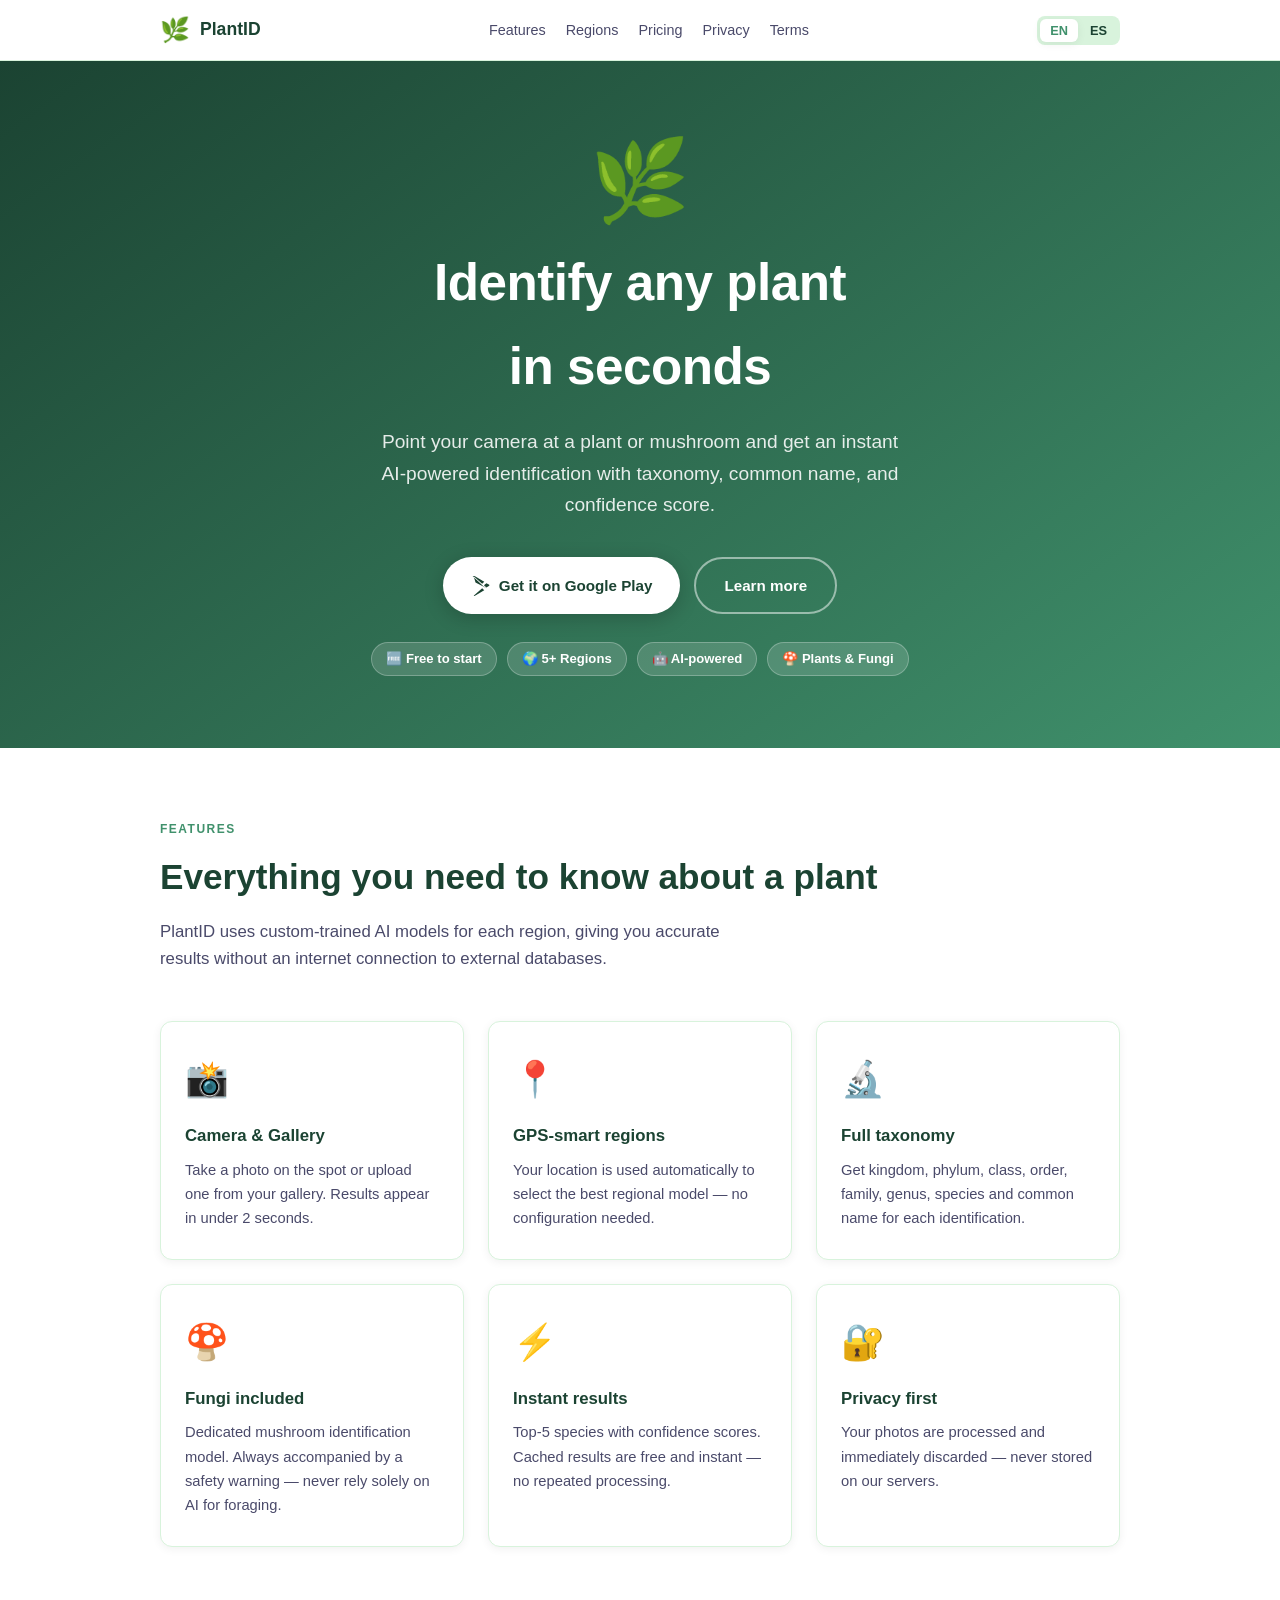
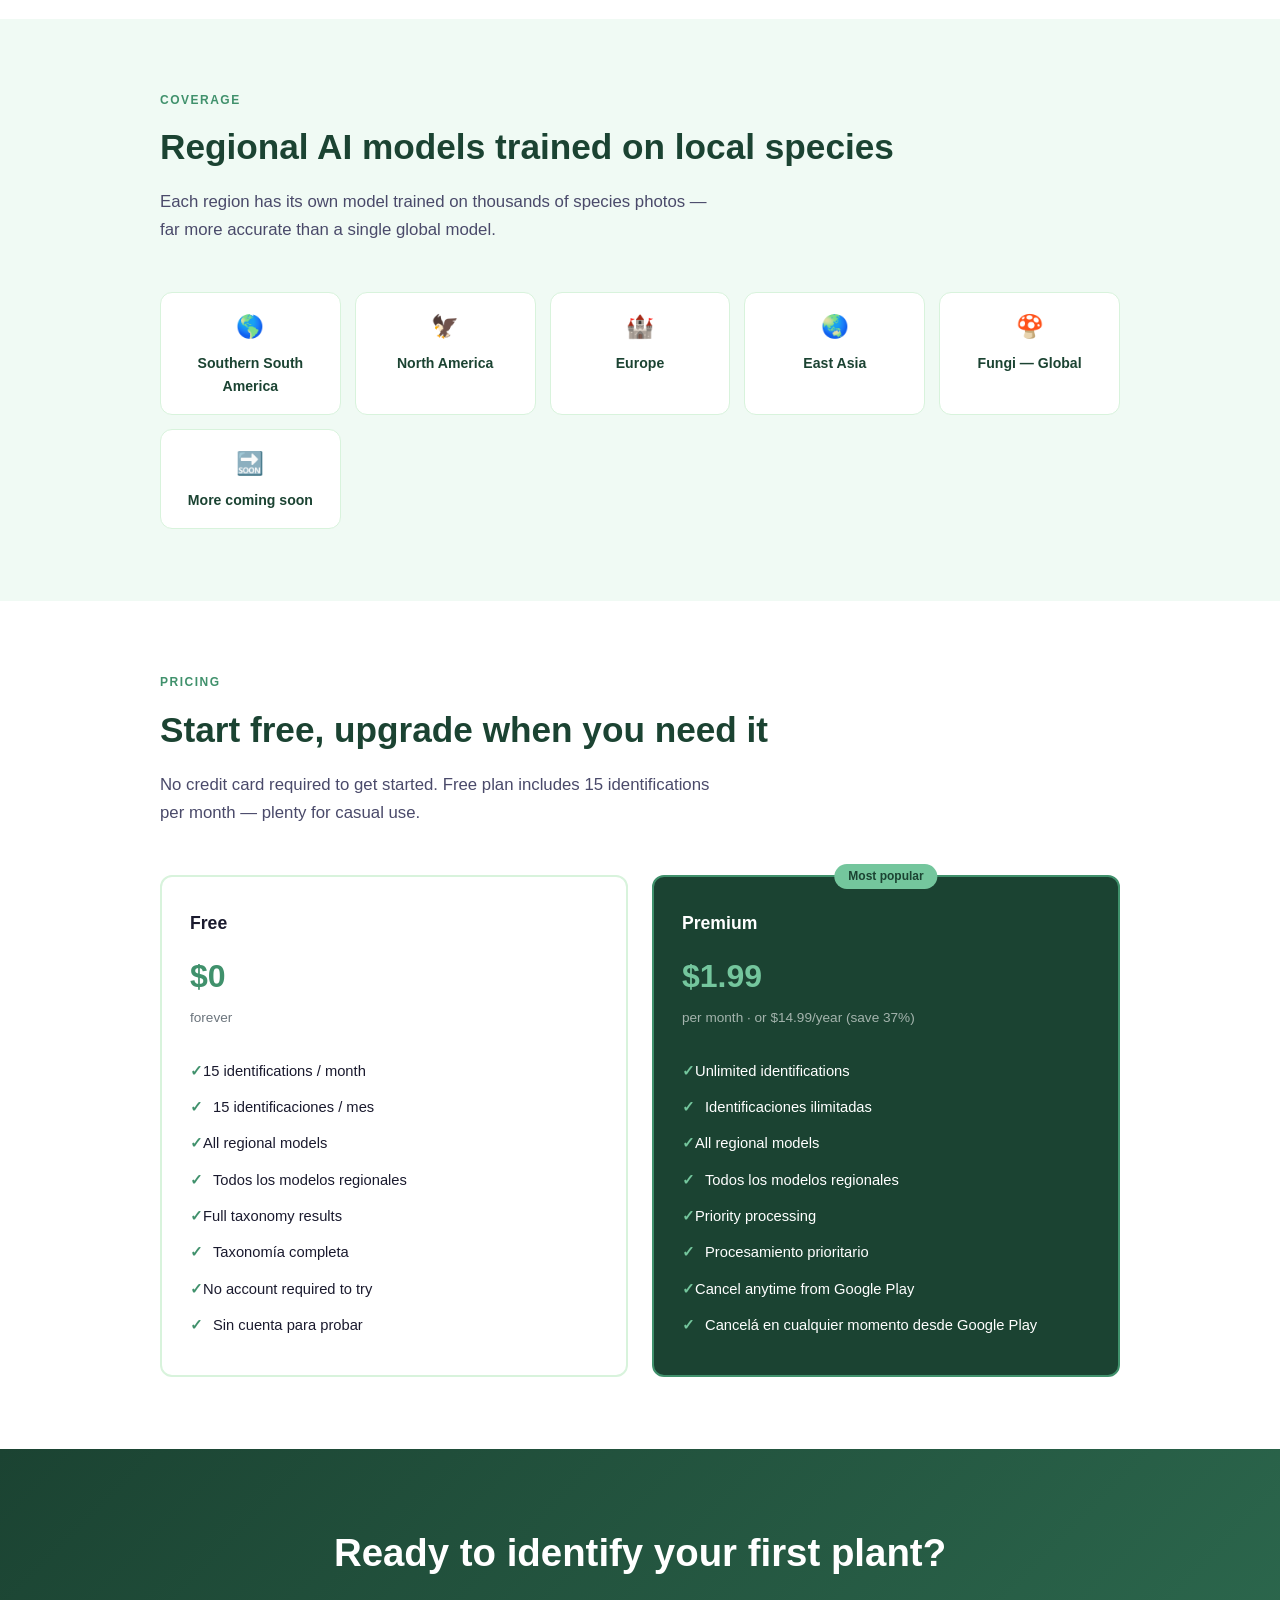
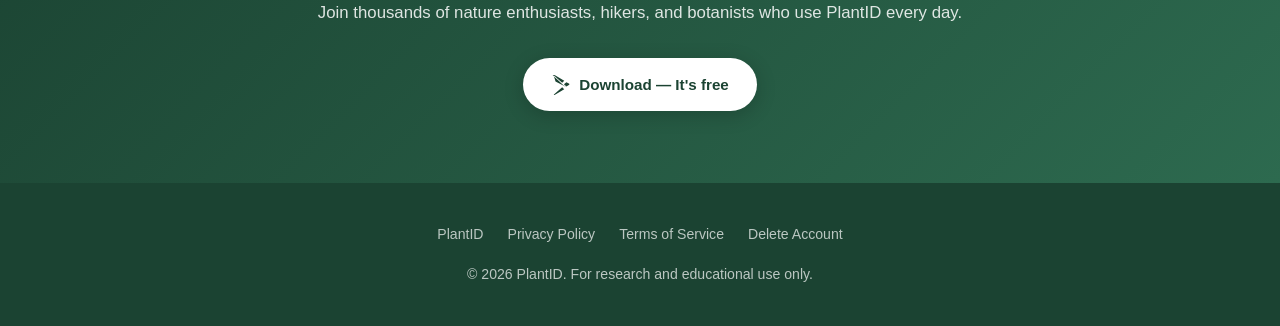
<file: index.html>
<!DOCTYPE html>
<html lang="en">
<head>
  <meta charset="UTF-8" />
  <meta name="viewport" content="width=device-width, initial-scale=1.0" />
  <title>PlantID — Identify Plants & Mushrooms</title>
  <meta name="description" content="Identify plants and mushrooms instantly with AI. Free app for Android. Covers South America, North America, Europe and more." />
  <link rel="stylesheet" href="style.css" />
  <link rel="icon" href="data:image/svg+xml,<svg xmlns='http://www.w3.org/2000/svg' viewBox='0 0 100 100'><text y='.9em' font-size='90'>🌿</text></svg>" />
</head>
<body class="lang-en">

<!-- ── Nav ────────────────────────────────────────────────────────────────── -->
<nav class="nav">
  <div class="nav-inner">
    <a href="index.html" class="nav-logo">
      <span>🌿</span> PlantID
    </a>
    <ul class="nav-links">
      <li><a href="#features"    lang="en">Features</a>    <a href="#features"    lang="es">Características</a></li>
      <li><a href="#regions"     lang="en">Regions</a>     <a href="#regions"     lang="es">Regiones</a></li>
      <li><a href="#pricing"     lang="en">Pricing</a>     <a href="#pricing"     lang="es">Precios</a></li>
      <li><a href="privacy.html" lang="en">Privacy</a>     <a href="privacy.html" lang="es">Privacidad</a></li>
      <li><a href="terms.html"   lang="en">Terms</a>       <a href="terms.html"   lang="es">Términos</a></li>
    </ul>
    <div class="lang-toggle">
      <button class="lang-btn active" onclick="setLang('en')">EN</button>
      <button class="lang-btn"       onclick="setLang('es')">ES</button>
    </div>
  </div>
</nav>

<!-- ── Hero ───────────────────────────────────────────────────────────────── -->
<section class="hero">
  <div class="hero-emoji">🌿</div>

  <h1 lang="en">Identify any plant<br>in seconds</h1>
  <h1 lang="es">Identificá cualquier planta<br>en segundos</h1>

  <p lang="en">Point your camera at a plant or mushroom and get an instant AI-powered identification with taxonomy, common name, and confidence score.</p>
  <p lang="es">Apuntá tu cámara a una planta u hongo y obtené una identificación instantánea con taxonomía, nombre común y nivel de confianza.</p>

  <div class="hero-btns">
    <a href="#" class="btn btn-primary">
      <!-- Google Play icon -->
      <svg width="20" height="20" viewBox="0 0 24 24" fill="currentColor"><path d="M3.18 23.76c.33.19.7.24 1.07.14l11.66-6.73-2.5-2.5-10.23 9.09zm15.64-9.03L5.42 7.85 3.17.23C2.82.05 2.41.1 2.1.34L14.57 12 18.82 14.73zM21.4 10.26l-2.92-1.69-2.93 2.6 2.93 2.6 2.95-1.7c.84-.48.84-1.33-.03-1.81zM4.25.14C3.88.04 3.51.09 3.18.28L13.41 9.37l2.5-2.5L4.25.14z"/></svg>
      <span lang="en">Get it on Google Play</span>
      <span lang="es">Descargar en Google Play</span>
    </a>
    <a href="#features" class="btn btn-outline">
      <span lang="en">Learn more</span>
      <span lang="es">Ver más</span>
    </a>
  </div>

  <div class="badges">
    <span class="badge" lang="en">🆓 Free to start</span>
    <span class="badge" lang="es">🆓 Gratis para empezar</span>
    <span class="badge" lang="en">🌍 5+ Regions</span>
    <span class="badge" lang="es">🌍 5+ Regiones</span>
    <span class="badge" lang="en">🤖 AI-powered</span>
    <span class="badge" lang="es">🤖 Inteligencia artificial</span>
    <span class="badge" lang="en">🍄 Plants & Fungi</span>
    <span class="badge" lang="es">🍄 Plantas y Hongos</span>
  </div>
</section>

<!-- ── Features ───────────────────────────────────────────────────────────── -->
<section class="section" id="features">
  <div class="section-inner">
    <p class="section-label" lang="en">Features</p>
    <p class="section-label" lang="es">Características</p>

    <h2 lang="en">Everything you need to know about a plant</h2>
    <h2 lang="es">Todo lo que necesitás saber sobre una planta</h2>

    <p class="section-sub" lang="en">PlantID uses custom-trained AI models for each region, giving you accurate results without an internet connection to external databases.</p>
    <p class="section-sub" lang="es">PlantID usa modelos de IA entrenados específicamente para cada región, dándote resultados precisos sin depender de bases de datos externas.</p>

    <div class="features-grid">
      <div class="feature-card">
        <div class="feature-icon">📸</div>
        <h3 lang="en">Camera & Gallery</h3>
        <h3 lang="es">Cámara y galería</h3>
        <p lang="en">Take a photo on the spot or upload one from your gallery. Results appear in under 2 seconds.</p>
        <p lang="es">Tomá una foto en el momento o subí una desde tu galería. Los resultados aparecen en menos de 2 segundos.</p>
      </div>

      <div class="feature-card">
        <div class="feature-icon">📍</div>
        <h3 lang="en">GPS-smart regions</h3>
        <h3 lang="es">Regiones por GPS</h3>
        <p lang="en">Your location is used automatically to select the best regional model — no configuration needed.</p>
        <p lang="es">Tu ubicación se usa automáticamente para elegir el mejor modelo regional. Sin configuración.</p>
      </div>

      <div class="feature-card">
        <div class="feature-icon">🔬</div>
        <h3 lang="en">Full taxonomy</h3>
        <h3 lang="es">Taxonomía completa</h3>
        <p lang="en">Get kingdom, phylum, class, order, family, genus, species and common name for each identification.</p>
        <p lang="es">Obtené reino, filo, clase, orden, familia, género, especie y nombre común de cada identificación.</p>
      </div>

      <div class="feature-card">
        <div class="feature-icon">🍄</div>
        <h3 lang="en">Fungi included</h3>
        <h3 lang="es">Incluye hongos</h3>
        <p lang="en">Dedicated mushroom identification model. Always accompanied by a safety warning — never rely solely on AI for foraging.</p>
        <p lang="es">Modelo dedicado para hongos. Siempre acompañado de advertencia de seguridad — nunca consumas basándote solo en IA.</p>
      </div>

      <div class="feature-card">
        <div class="feature-icon">⚡</div>
        <h3 lang="en">Instant results</h3>
        <h3 lang="es">Resultados instantáneos</h3>
        <p lang="en">Top-5 species with confidence scores. Cached results are free and instant — no repeated processing.</p>
        <p lang="es">Top-5 especies con porcentaje de confianza. Los resultados en caché son gratuitos e instantáneos.</p>
      </div>

      <div class="feature-card">
        <div class="feature-icon">🔐</div>
        <h3 lang="en">Privacy first</h3>
        <h3 lang="es">Privacidad primero</h3>
        <p lang="en">Your photos are processed and immediately discarded — never stored on our servers.</p>
        <p lang="es">Tus fotos se procesan y se descartan de inmediato — nunca se almacenan en nuestros servidores.</p>
      </div>
    </div>
  </div>
</section>

<!-- ── Regions ─────────────────────────────────────────────────────────────── -->
<section class="section section-alt" id="regions">
  <div class="section-inner">
    <p class="section-label" lang="en">Coverage</p>
    <p class="section-label" lang="es">Cobertura</p>

    <h2 lang="en">Regional AI models trained on local species</h2>
    <h2 lang="es">Modelos de IA entrenados en especies locales</h2>

    <p class="section-sub" lang="en">Each region has its own model trained on thousands of species photos — far more accurate than a single global model.</p>
    <p class="section-sub" lang="es">Cada región tiene su propio modelo entrenado con miles de fotos de especies — mucho más preciso que un modelo global único.</p>

    <div class="regions-grid">
      <div class="region-chip"><span class="flag">🌎</span><span lang="en">Southern South America</span><span lang="es">Sudamérica Sur</span></div>
      <div class="region-chip"><span class="flag">🦅</span><span lang="en">North America</span><span lang="es">Norteamérica</span></div>
      <div class="region-chip"><span class="flag">🏰</span><span lang="en">Europe</span><span lang="es">Europa</span></div>
      <div class="region-chip"><span class="flag">🌏</span><span lang="en">East Asia</span><span lang="es">Asia Oriental</span></div>
      <div class="region-chip"><span class="flag">🍄</span><span lang="en">Fungi — Global</span><span lang="es">Hongos — Global</span></div>
      <div class="region-chip"><span class="flag">🔜</span><span lang="en">More coming soon</span><span lang="es">Más próximamente</span></div>
    </div>
  </div>
</section>

<!-- ── Pricing ─────────────────────────────────────────────────────────────── -->
<section class="section" id="pricing">
  <div class="section-inner">
    <p class="section-label" lang="en">Pricing</p>
    <p class="section-label" lang="es">Precios</p>

    <h2 lang="en">Start free, upgrade when you need it</h2>
    <h2 lang="es">Empezá gratis, actualizá cuando lo necesites</h2>

    <p class="section-sub" lang="en">No credit card required to get started. Free plan includes 15 identifications per month — plenty for casual use.</p>
    <p class="section-sub" lang="es">Sin tarjeta de crédito para empezar. El plan gratuito incluye 15 identificaciones por mes — suficiente para uso casual.</p>

    <div class="plans-grid">
      <!-- Free plan -->
      <div class="plan-card">
        <div class="plan-name" lang="en">Free</div>
        <div class="plan-name" lang="es">Gratis</div>
        <div class="plan-price">$0</div>
        <div class="plan-period" lang="en">forever</div>
        <div class="plan-period" lang="es">para siempre</div>
        <ul class="plan-features">
          <li lang="en">15 identifications / month</li>
          <li lang="es">15 identificaciones / mes</li>
          <li lang="en">All regional models</li>
          <li lang="es">Todos los modelos regionales</li>
          <li lang="en">Full taxonomy results</li>
          <li lang="es">Taxonomía completa</li>
          <li lang="en">No account required to try</li>
          <li lang="es">Sin cuenta para probar</li>
        </ul>
      </div>

      <!-- Premium plan -->
      <div class="plan-card featured">
        <div class="plan-badge" lang="en">Most popular</div>
        <div class="plan-badge" lang="es">Más popular</div>
        <div class="plan-name" lang="en">Premium</div>
        <div class="plan-name" lang="es">Premium</div>
        <div class="plan-price">$1.99</div>
        <div class="plan-period" lang="en">per month · or $14.99/year (save 37%)</div>
        <div class="plan-period" lang="es">por mes · o $14.99/año (ahorrás 37%)</div>
        <ul class="plan-features">
          <li lang="en">Unlimited identifications</li>
          <li lang="es">Identificaciones ilimitadas</li>
          <li lang="en">All regional models</li>
          <li lang="es">Todos los modelos regionales</li>
          <li lang="en">Priority processing</li>
          <li lang="es">Procesamiento prioritario</li>
          <li lang="en">Cancel anytime from Google Play</li>
          <li lang="es">Cancelá en cualquier momento desde Google Play</li>
        </ul>
      </div>
    </div>
  </div>
</section>

<!-- ── CTA ─────────────────────────────────────────────────────────────────── -->
<section class="cta">
  <h2 lang="en">Ready to identify your first plant?</h2>
  <h2 lang="es">¿Listo para identificar tu primera planta?</h2>
  <p lang="en">Join thousands of nature enthusiasts, hikers, and botanists who use PlantID every day.</p>
  <p lang="es">Unite a miles de entusiastas de la naturaleza, senderistas y botánicos que usan PlantID todos los días.</p>
  <a href="#" class="btn btn-primary">
    <svg width="20" height="20" viewBox="0 0 24 24" fill="currentColor"><path d="M3.18 23.76c.33.19.7.24 1.07.14l11.66-6.73-2.5-2.5-10.23 9.09zm15.64-9.03L5.42 7.85 3.17.23C2.82.05 2.41.1 2.1.34L14.57 12 18.82 14.73zM21.4 10.26l-2.92-1.69-2.93 2.6 2.93 2.6 2.95-1.7c.84-.48.84-1.33-.03-1.81zM4.25.14C3.88.04 3.51.09 3.18.28L13.41 9.37l2.5-2.5L4.25.14z"/></svg>
    <span lang="en">Download — It's free</span>
    <span lang="es">Descargar — Es gratis</span>
  </a>
</section>

<!-- ── Footer ──────────────────────────────────────────────────────────────── -->
<footer class="footer">
  <ul class="footer-links">
    <li><a href="index.html">PlantID</a></li>
    <li><a href="privacy.html" lang="en">Privacy Policy</a><a href="privacy.html" lang="es">Política de Privacidad</a></li>
    <li><a href="terms.html" lang="en">Terms of Service</a><a href="terms.html" lang="es">Términos de Servicio</a></li>
    <li><a href="delete-account.html" lang="en">Delete Account</a><a href="delete-account.html" lang="es">Borrar Cuenta</a></li>
  </ul>
  <p lang="en">&copy; 2026 PlantID. For research and educational use only.</p>
  <p lang="es">&copy; 2026 PlantID. Solo para uso educativo e investigación.</p>
</footer>

<script>
  function setLang(lang) {
    document.body.className = 'lang-' + lang;
    document.documentElement.lang = lang;
    localStorage.setItem('plantid-lang', lang);
    document.querySelectorAll('.lang-btn').forEach(btn => {
      btn.classList.toggle('active', btn.textContent.trim().toLowerCase() === lang);
    });
  }
  // Restore saved language
  const saved = localStorage.getItem('plantid-lang') || 'en';
  setLang(saved);
</script>
</body>
</html>
</file>
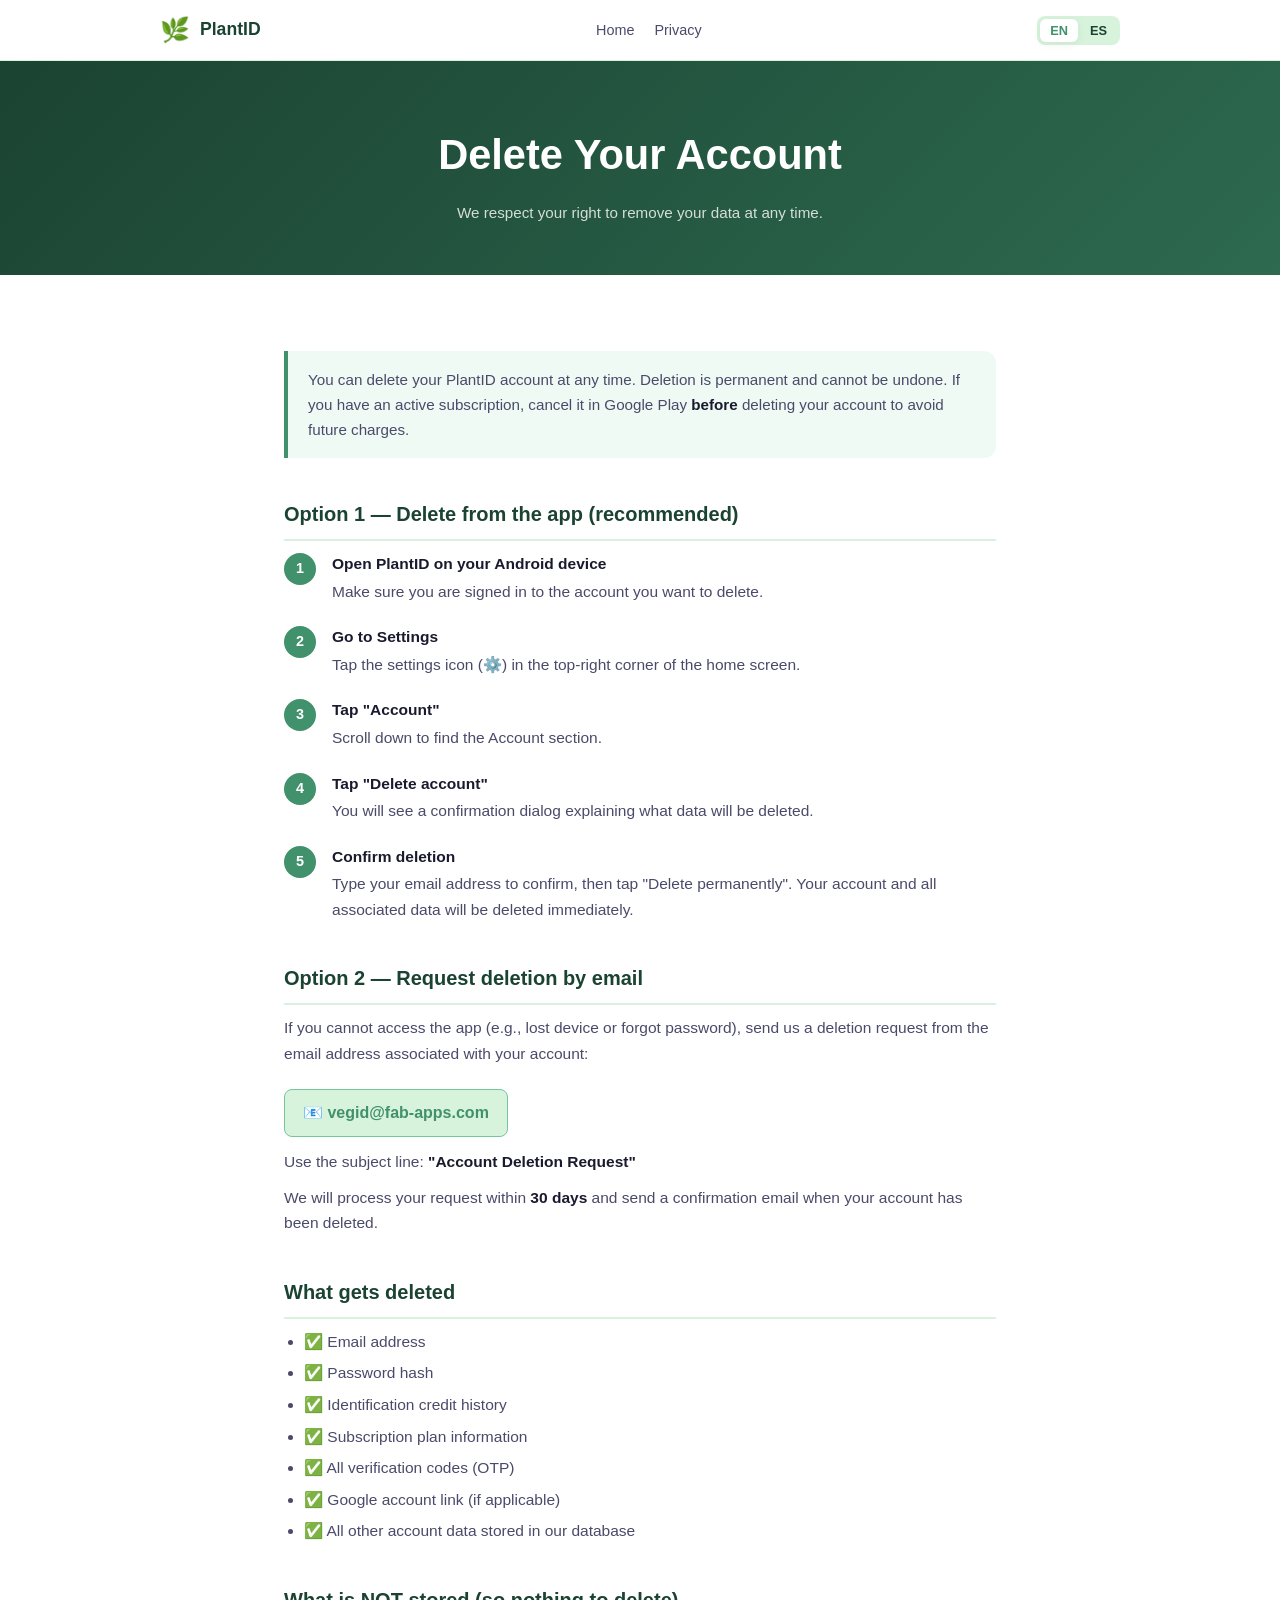
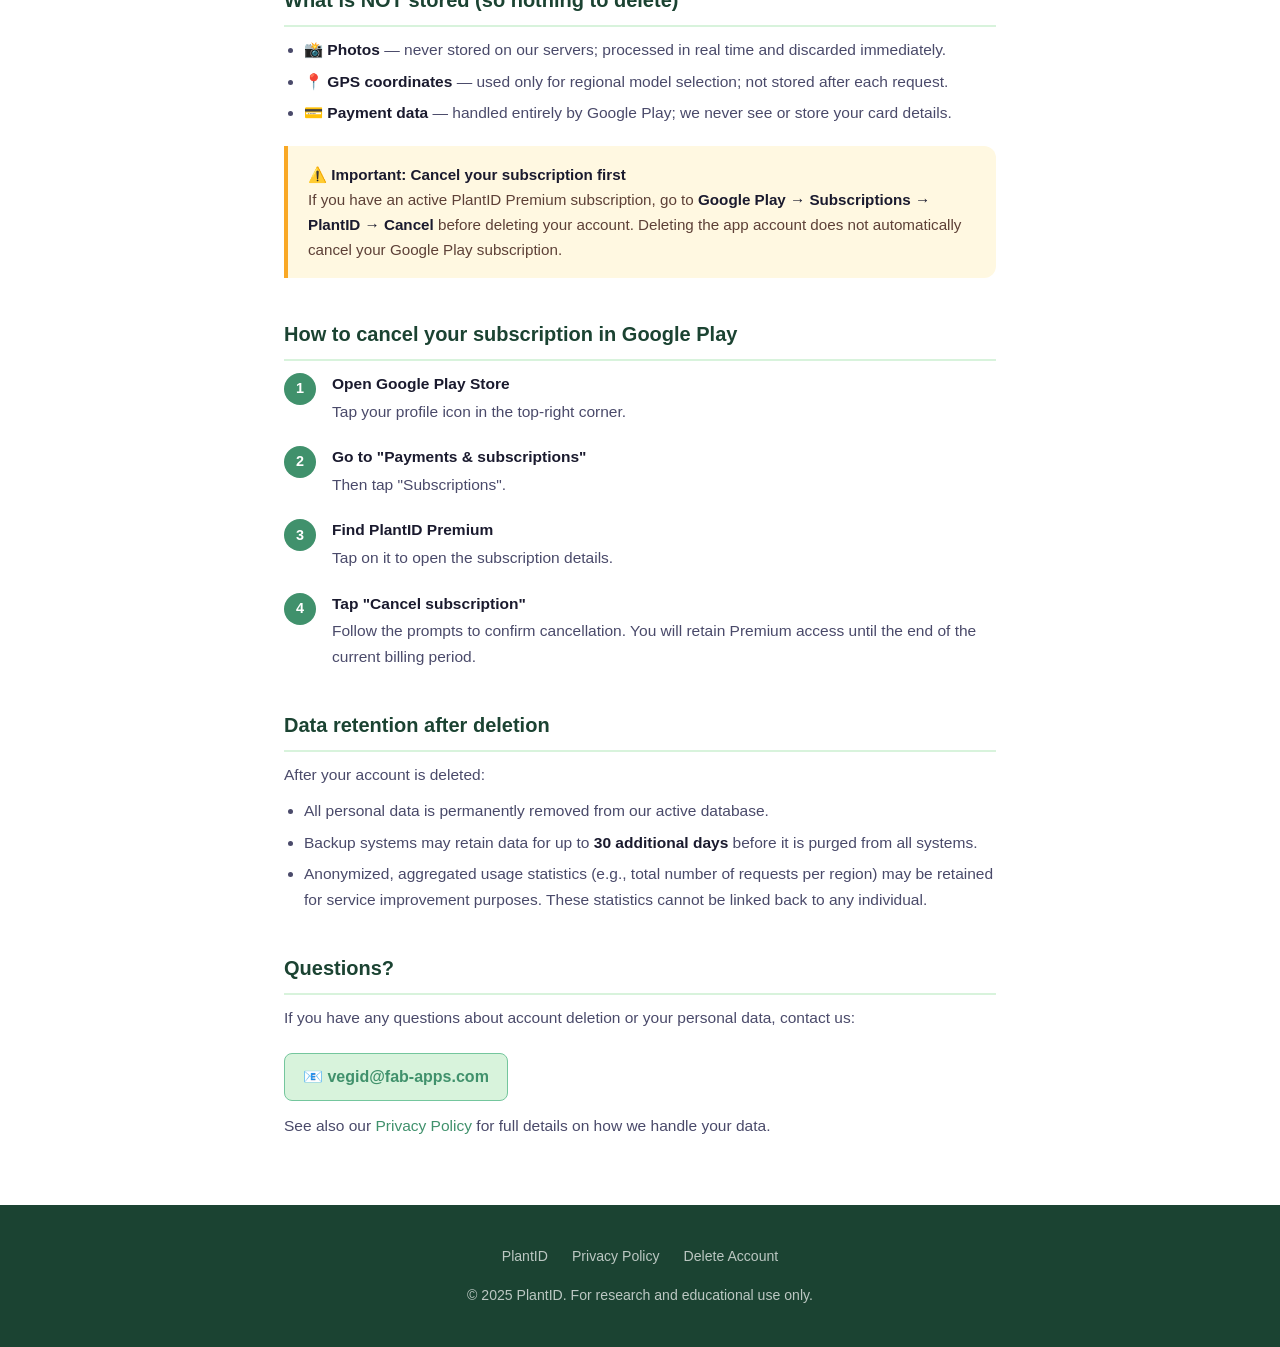
<file: delete-account.html>
<!DOCTYPE html>
<html lang="en">
<head>
  <meta charset="UTF-8" />
  <meta name="viewport" content="width=device-width, initial-scale=1.0" />
  <title>Delete Account — PlantID</title>
  <meta name="description" content="How to delete your PlantID account and all associated data." />
  <link rel="stylesheet" href="style.css" />
  <link rel="icon" href="data:image/svg+xml,<svg xmlns='http://www.w3.org/2000/svg' viewBox='0 0 100 100'><text y='.9em' font-size='90'>🌿</text></svg>" />
</head>
<body class="lang-en">

<!-- ── Nav ────────────────────────────────────────────────────────────────── -->
<nav class="nav">
  <div class="nav-inner">
    <a href="index.html" class="nav-logo"><span>🌿</span> PlantID</a>
    <ul class="nav-links">
      <li><a href="index.html" lang="en">Home</a><a href="index.html" lang="es">Inicio</a></li>
      <li><a href="privacy.html" lang="en">Privacy</a><a href="privacy.html" lang="es">Privacidad</a></li>
    </ul>
    <div class="lang-toggle">
      <button class="lang-btn active" onclick="setLang('en')">EN</button>
      <button class="lang-btn"       onclick="setLang('es')">ES</button>
    </div>
  </div>
</nav>

<!-- ── Hero ───────────────────────────────────────────────────────────────── -->
<div class="legal-hero">
  <h1 lang="en">Delete Your Account</h1>
  <h1 lang="es">Eliminar tu cuenta</h1>
  <p lang="en">We respect your right to remove your data at any time.</p>
  <p lang="es">Respetamos tu derecho a eliminar tus datos en cualquier momento.</p>
</div>

<!-- ══════════════════════════════════════════════════════════════════════════
     ENGLISH VERSION
═══════════════════════════════════════════════════════════════════════════ -->
<div class="legal-body" lang="en">

  <div class="info-box">
    You can delete your PlantID account at any time. Deletion is permanent and cannot be undone. If you have an active subscription, cancel it in Google Play <strong>before</strong> deleting your account to avoid future charges.
  </div>

  <h2>Option 1 — Delete from the app (recommended)</h2>

  <ol class="steps">
    <li>
      <div>
        <strong>Open PlantID on your Android device</strong>
        Make sure you are signed in to the account you want to delete.
      </div>
    </li>
    <li>
      <div>
        <strong>Go to Settings</strong>
        Tap the settings icon (⚙️) in the top-right corner of the home screen.
      </div>
    </li>
    <li>
      <div>
        <strong>Tap "Account"</strong>
        Scroll down to find the Account section.
      </div>
    </li>
    <li>
      <div>
        <strong>Tap "Delete account"</strong>
        You will see a confirmation dialog explaining what data will be deleted.
      </div>
    </li>
    <li>
      <div>
        <strong>Confirm deletion</strong>
        Type your email address to confirm, then tap "Delete permanently". Your account and all associated data will be deleted immediately.
      </div>
    </li>
  </ol>

  <h2>Option 2 — Request deletion by email</h2>
  <p>If you cannot access the app (e.g., lost device or forgot password), send us a deletion request from the email address associated with your account:</p>

  <a href="mailto:vegid@fab-apps.com?subject=Account%20Deletion%20Request&body=Please%20delete%20my%20PlantID%20account%20associated%20with%20this%20email%20address." class="email-link">
    📧 vegid@fab-apps.com
  </a>

  <p>Use the subject line: <strong>"Account Deletion Request"</strong></p>
  <p>We will process your request within <strong>30 days</strong> and send a confirmation email when your account has been deleted.</p>

  <h2>What gets deleted</h2>
  <ul>
    <li>✅ Email address</li>
    <li>✅ Password hash</li>
    <li>✅ Identification credit history</li>
    <li>✅ Subscription plan information</li>
    <li>✅ All verification codes (OTP)</li>
    <li>✅ Google account link (if applicable)</li>
    <li>✅ All other account data stored in our database</li>
  </ul>

  <h2>What is NOT stored (so nothing to delete)</h2>
  <ul>
    <li>📸 <strong>Photos</strong> — never stored on our servers; processed in real time and discarded immediately.</li>
    <li>📍 <strong>GPS coordinates</strong> — used only for regional model selection; not stored after each request.</li>
    <li>💳 <strong>Payment data</strong> — handled entirely by Google Play; we never see or store your card details.</li>
  </ul>

  <div class="warning-box">
    <strong>⚠️ Important: Cancel your subscription first</strong><br>
    If you have an active PlantID Premium subscription, go to <strong>Google Play → Subscriptions → PlantID → Cancel</strong> before deleting your account. Deleting the app account does not automatically cancel your Google Play subscription.
  </div>

  <h2>How to cancel your subscription in Google Play</h2>
  <ol class="steps">
    <li>
      <div>
        <strong>Open Google Play Store</strong>
        Tap your profile icon in the top-right corner.
      </div>
    </li>
    <li>
      <div>
        <strong>Go to "Payments & subscriptions"</strong>
        Then tap "Subscriptions".
      </div>
    </li>
    <li>
      <div>
        <strong>Find PlantID Premium</strong>
        Tap on it to open the subscription details.
      </div>
    </li>
    <li>
      <div>
        <strong>Tap "Cancel subscription"</strong>
        Follow the prompts to confirm cancellation. You will retain Premium access until the end of the current billing period.
      </div>
    </li>
  </ol>

  <h2>Data retention after deletion</h2>
  <p>After your account is deleted:</p>
  <ul>
    <li>All personal data is permanently removed from our active database.</li>
    <li>Backup systems may retain data for up to <strong>30 additional days</strong> before it is purged from all systems.</li>
    <li>Anonymized, aggregated usage statistics (e.g., total number of requests per region) may be retained for service improvement purposes. These statistics cannot be linked back to any individual.</li>
  </ul>

  <h2>Questions?</h2>
  <p>If you have any questions about account deletion or your personal data, contact us:</p>
  <a href="mailto:vegid@fab-apps.com" class="email-link">📧 vegid@fab-apps.com</a>
  <p>See also our <a href="privacy.html">Privacy Policy</a> for full details on how we handle your data.</p>

</div>

<!-- ══════════════════════════════════════════════════════════════════════════
     SPANISH VERSION
═══════════════════════════════════════════════════════════════════════════ -->
<div class="legal-body" lang="es">

  <div class="info-box">
    Podés eliminar tu cuenta de PlantID en cualquier momento. La eliminación es permanente y no puede deshacerse. Si tenés una suscripción activa, cancelala en Google Play <strong>antes</strong> de eliminar tu cuenta para evitar cargos futuros.
  </div>

  <h2>Opción 1 — Eliminar desde la app (recomendado)</h2>

  <ol class="steps">
    <li>
      <div>
        <strong>Abrí PlantID en tu dispositivo Android</strong>
        Asegurate de estar logueado con la cuenta que querés eliminar.
      </div>
    </li>
    <li>
      <div>
        <strong>Ir a Configuración</strong>
        Tocá el ícono de configuración (⚙️) en la esquina superior derecha de la pantalla principal.
      </div>
    </li>
    <li>
      <div>
        <strong>Tocar "Cuenta"</strong>
        Desplazate hacia abajo para encontrar la sección de Cuenta.
      </div>
    </li>
    <li>
      <div>
        <strong>Tocar "Eliminar cuenta"</strong>
        Verás un cuadro de confirmación que explica qué datos se eliminarán.
      </div>
    </li>
    <li>
      <div>
        <strong>Confirmar la eliminación</strong>
        Ingresá tu dirección de email para confirmar, luego tocá "Eliminar permanentemente". Tu cuenta y todos los datos asociados se eliminarán de inmediato.
      </div>
    </li>
  </ol>

  <h2>Opción 2 — Solicitar eliminación por email</h2>
  <p>Si no podés acceder a la app (por ejemplo, dispositivo perdido o contraseña olvidada), envianos una solicitud de eliminación desde la dirección de email asociada a tu cuenta:</p>

  <a href="mailto:vegid@fab-apps.com?subject=Solicitud%20de%20Eliminacion%20de%20Cuenta&body=Por%20favor%20eliminen%20mi%20cuenta%20de%20PlantID%20asociada%20a%20este%20email." class="email-link">
    📧 vegid@fab-apps.com
  </a>

  <p>Usá el asunto: <strong>"Solicitud de Eliminación de Cuenta"</strong></p>
  <p>Procesaremos tu solicitud dentro de los <strong>30 días</strong> y te enviaremos un email de confirmación cuando tu cuenta haya sido eliminada.</p>

  <h2>Qué se elimina</h2>
  <ul>
    <li>✅ Dirección de email</li>
    <li>✅ Hash de contraseña</li>
    <li>✅ Historial de créditos de identificación</li>
    <li>✅ Información del plan de suscripción</li>
    <li>✅ Todos los códigos de verificación (OTP)</li>
    <li>✅ Vínculo con cuenta de Google (si aplica)</li>
    <li>✅ Todos los demás datos de cuenta almacenados en nuestra base de datos</li>
  </ul>

  <h2>Qué NO se almacena (por lo tanto nada que eliminar)</h2>
  <ul>
    <li>📸 <strong>Fotos</strong> — nunca se almacenan en nuestros servidores; se procesan en tiempo real y se descartan de inmediato.</li>
    <li>📍 <strong>Coordenadas GPS</strong> — se usan solo para seleccionar el modelo regional; no se almacenan después de cada solicitud.</li>
    <li>💳 <strong>Datos de pago</strong> — gestionados completamente por Google Play; nunca vemos ni almacenamos los datos de tu tarjeta.</li>
  </ul>

  <div class="warning-box">
    <strong>⚠️ Importante: Cancelá tu suscripción primero</strong><br>
    Si tenés una suscripción activa a PlantID Premium, andá a <strong>Google Play → Suscripciones → PlantID → Cancelar</strong> antes de eliminar tu cuenta. Eliminar la cuenta de la app no cancela automáticamente tu suscripción de Google Play.
  </div>

  <h2>Cómo cancelar tu suscripción en Google Play</h2>
  <ol class="steps">
    <li>
      <div>
        <strong>Abrí Google Play Store</strong>
        Tocá tu ícono de perfil en la esquina superior derecha.
      </div>
    </li>
    <li>
      <div>
        <strong>Ir a "Pagos y suscripciones"</strong>
        Luego tocá "Suscripciones".
      </div>
    </li>
    <li>
      <div>
        <strong>Encontrá PlantID Premium</strong>
        Tocá para abrir los detalles de la suscripción.
      </div>
    </li>
    <li>
      <div>
        <strong>Tocar "Cancelar suscripción"</strong>
        Seguí las instrucciones para confirmar la cancelación. Conservarás el acceso Premium hasta el final del período de facturación actual.
      </div>
    </li>
  </ol>

  <h2>Retención de datos después de la eliminación</h2>
  <p>Después de eliminar tu cuenta:</p>
  <ul>
    <li>Todos los datos personales se eliminan permanentemente de nuestra base de datos activa.</li>
    <li>Los sistemas de respaldo pueden retener datos por hasta <strong>30 días adicionales</strong> antes de que se purguen de todos los sistemas.</li>
    <li>Las estadísticas de uso anonimizadas y agregadas (por ejemplo, número total de solicitudes por región) pueden conservarse para mejorar el servicio. Estas estadísticas no pueden vincularse a ningún individuo.</li>
  </ul>

  <h2>¿Tenés preguntas?</h2>
  <p>Si tenés preguntas sobre la eliminación de cuenta o tus datos personales, contactanos:</p>
  <a href="mailto:vegid@fab-apps.com" class="email-link">📧 vegid@fab-apps.com</a>
  <p>Consultá también nuestra <a href="privacy.html">Política de Privacidad</a> para todos los detalles sobre cómo manejamos tus datos.</p>

</div>

<!-- ── Footer ──────────────────────────────────────────────────────────────── -->
<footer class="footer">
  <ul class="footer-links">
    <li><a href="index.html">PlantID</a></li>
    <li><a href="privacy.html" lang="en">Privacy Policy</a><a href="privacy.html" lang="es">Política de Privacidad</a></li>
    <li><a href="delete-account.html" lang="en">Delete Account</a><a href="delete-account.html" lang="es">Borrar Cuenta</a></li>
  </ul>
  <p lang="en">&copy; 2025 PlantID. For research and educational use only.</p>
  <p lang="es">&copy; 2025 PlantID. Solo para uso educativo e investigación.</p>
</footer>

<script>
  function setLang(lang) {
    document.body.className = 'lang-' + lang;
    document.documentElement.lang = lang;
    localStorage.setItem('plantid-lang', lang);
    document.querySelectorAll('.lang-btn').forEach(btn => {
      btn.classList.toggle('active', btn.textContent.trim().toLowerCase() === lang);
    });
  }
  const saved = localStorage.getItem('plantid-lang') || 'en';
  setLang(saved);
</script>
</body>
</html>
</file>
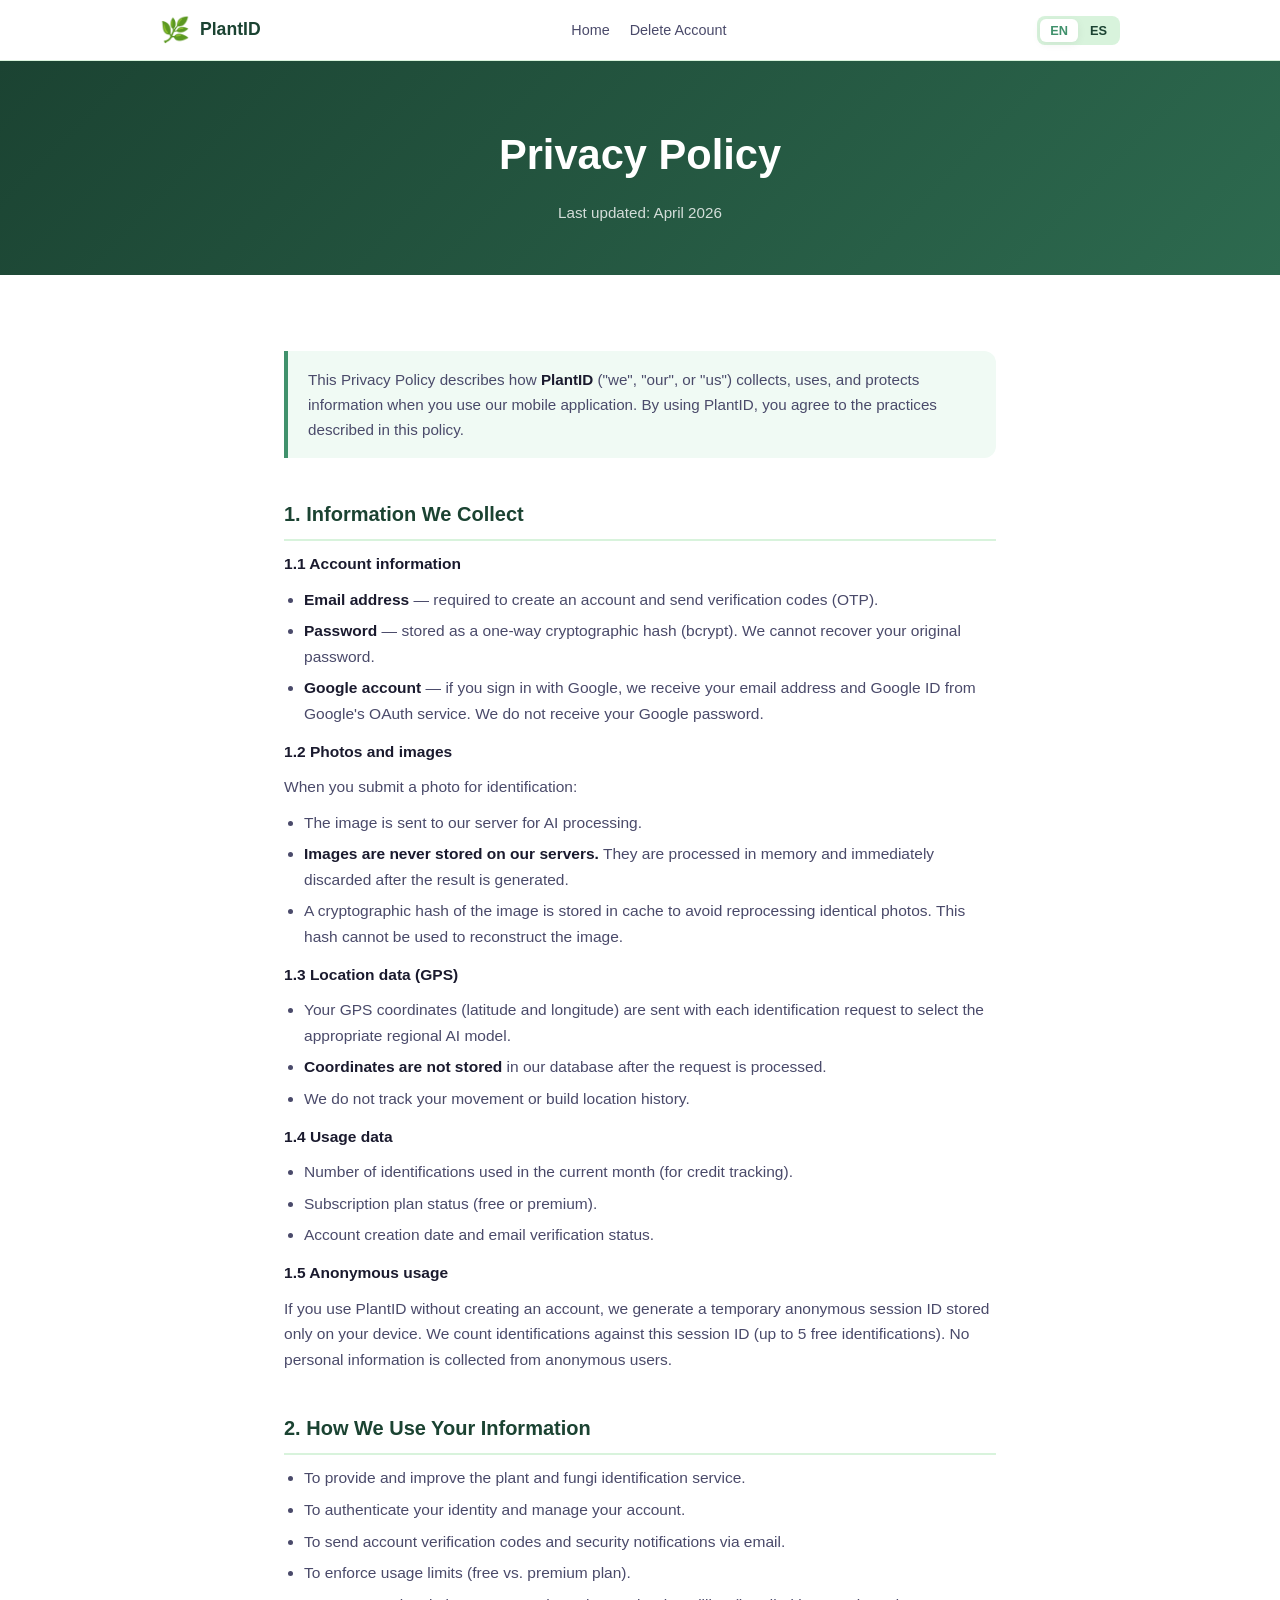
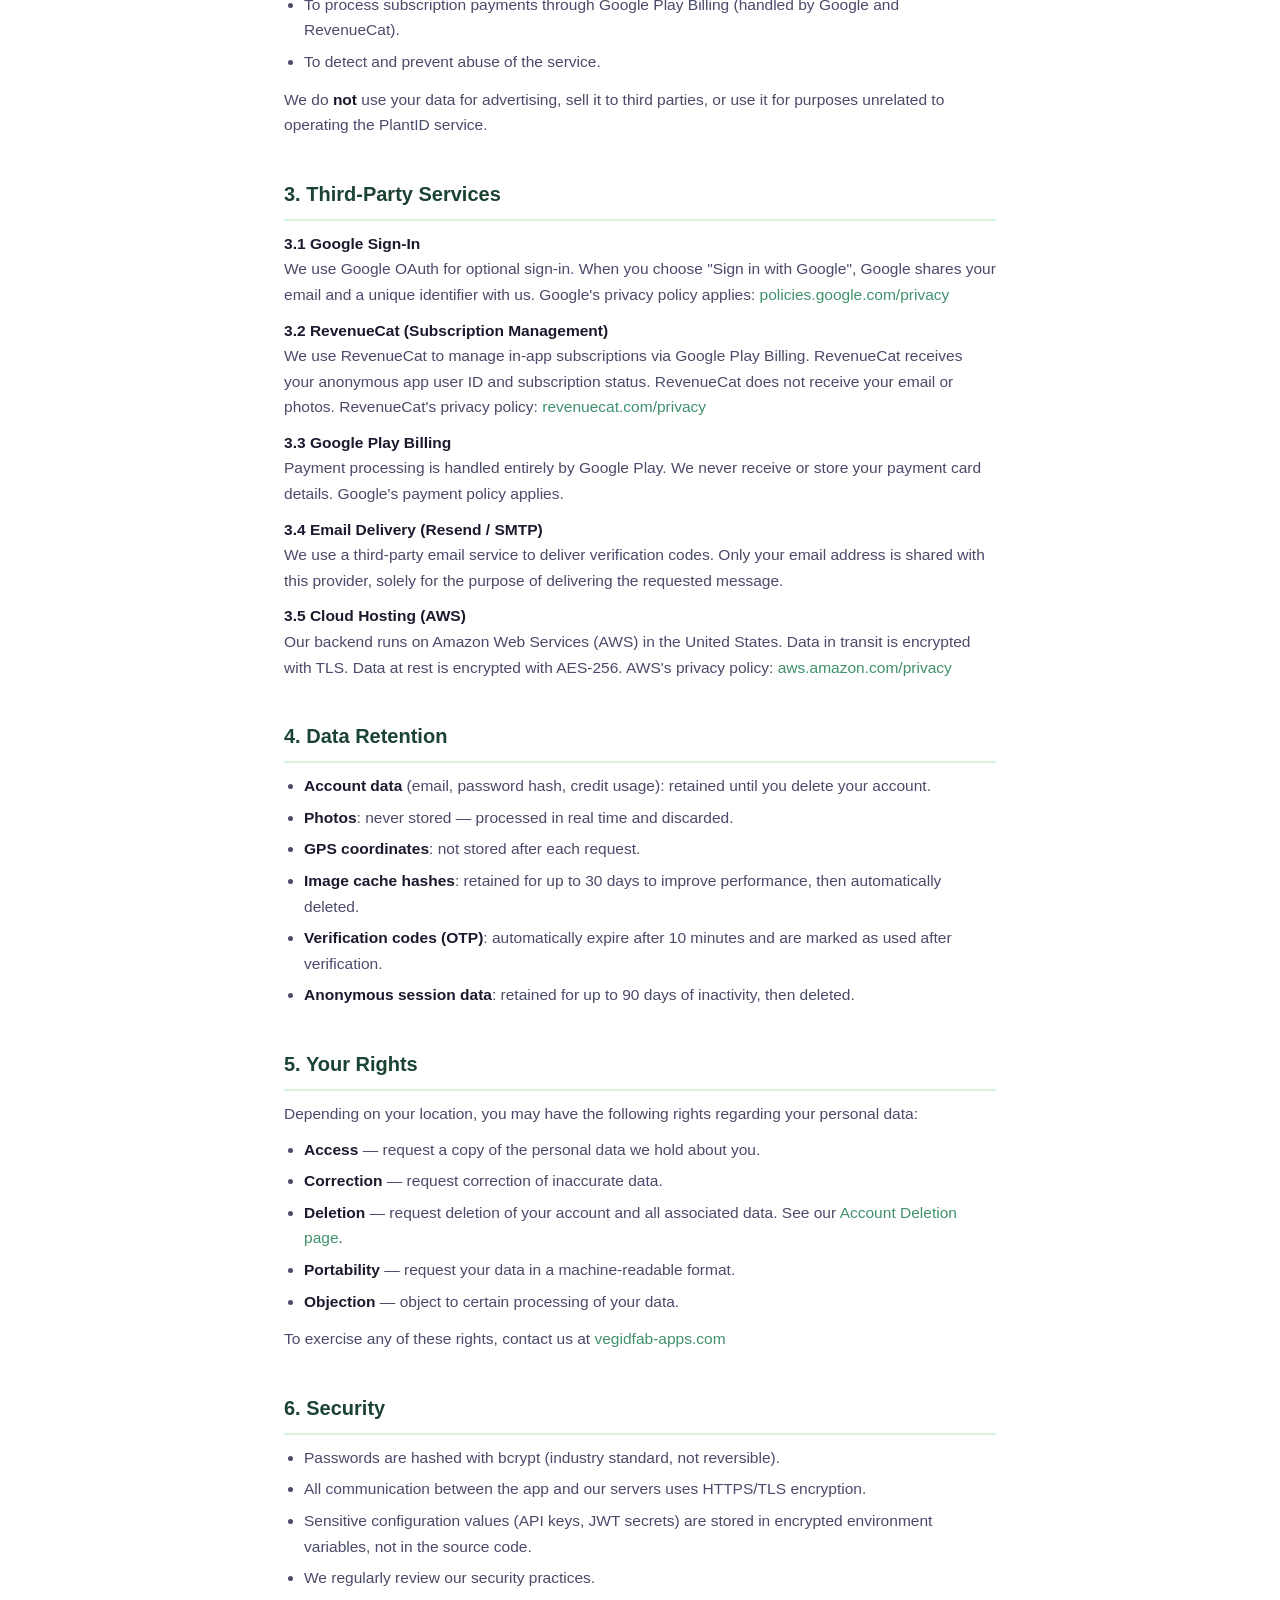
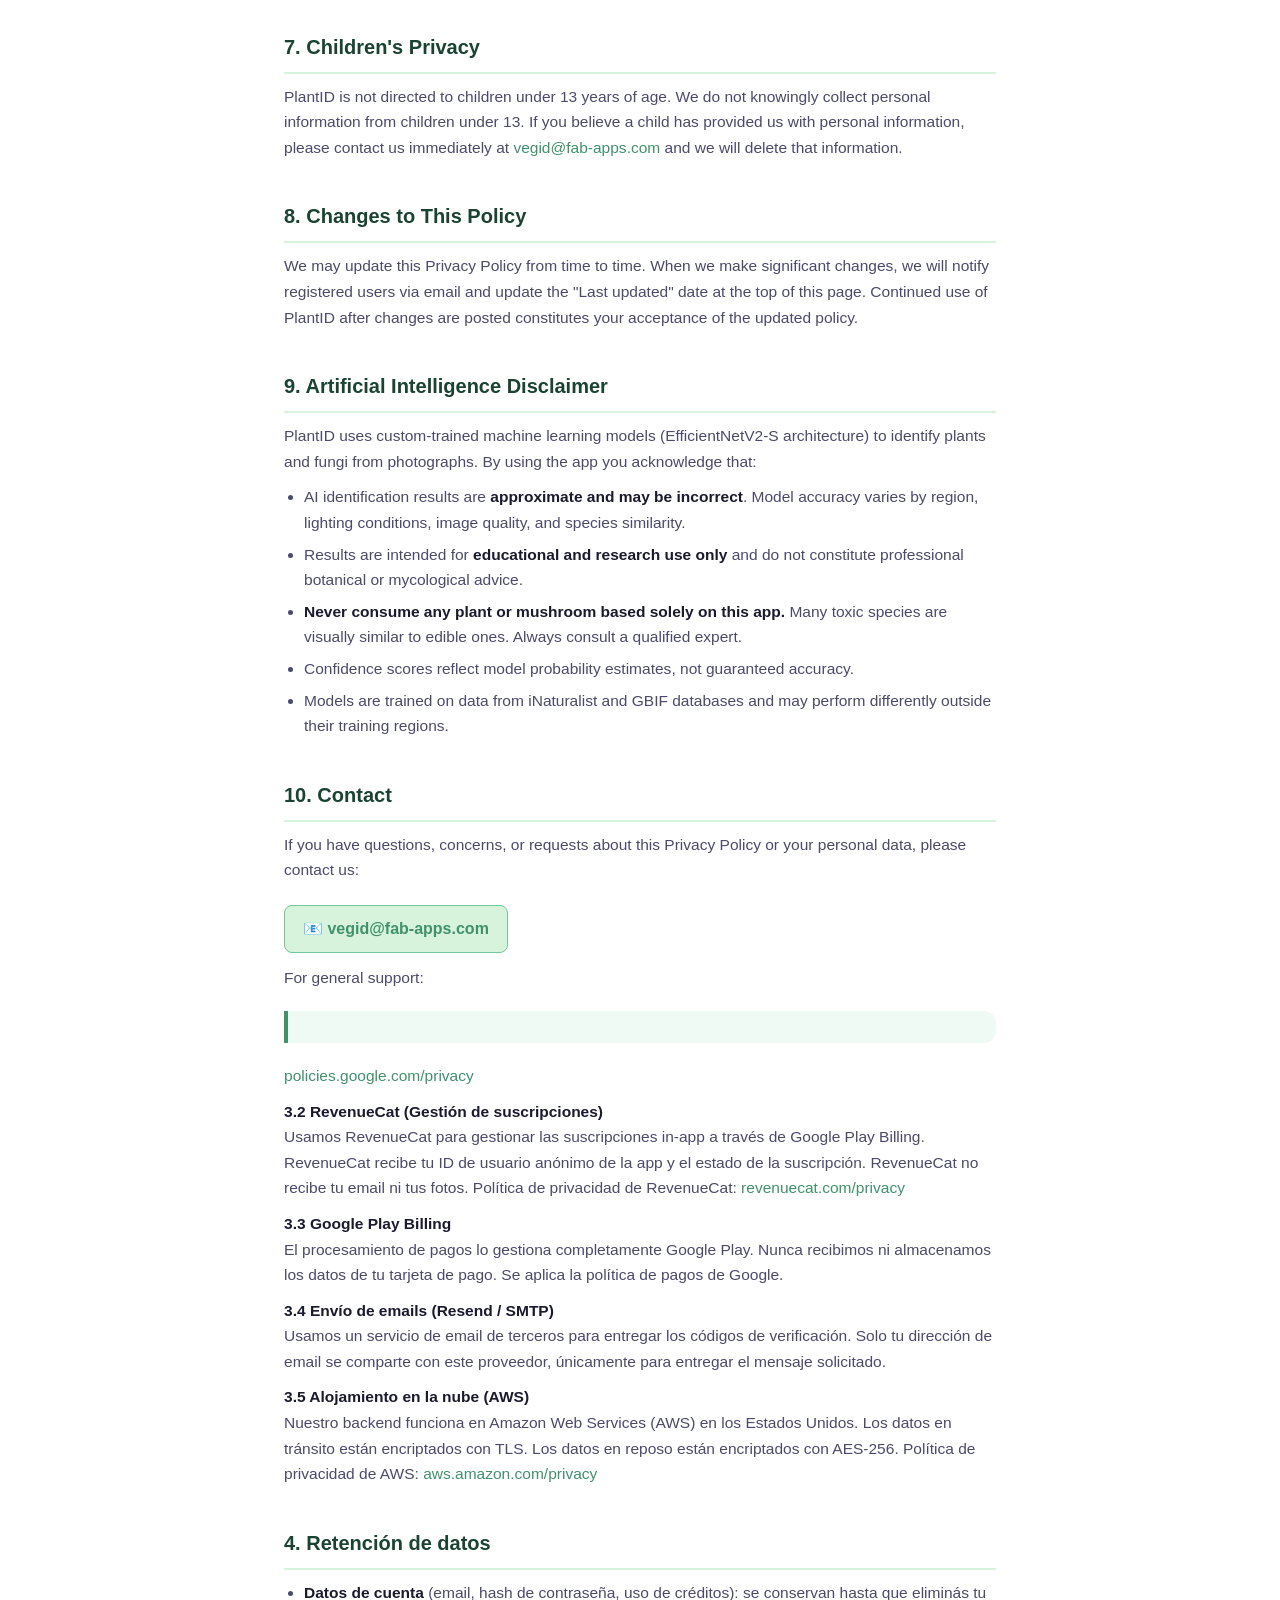
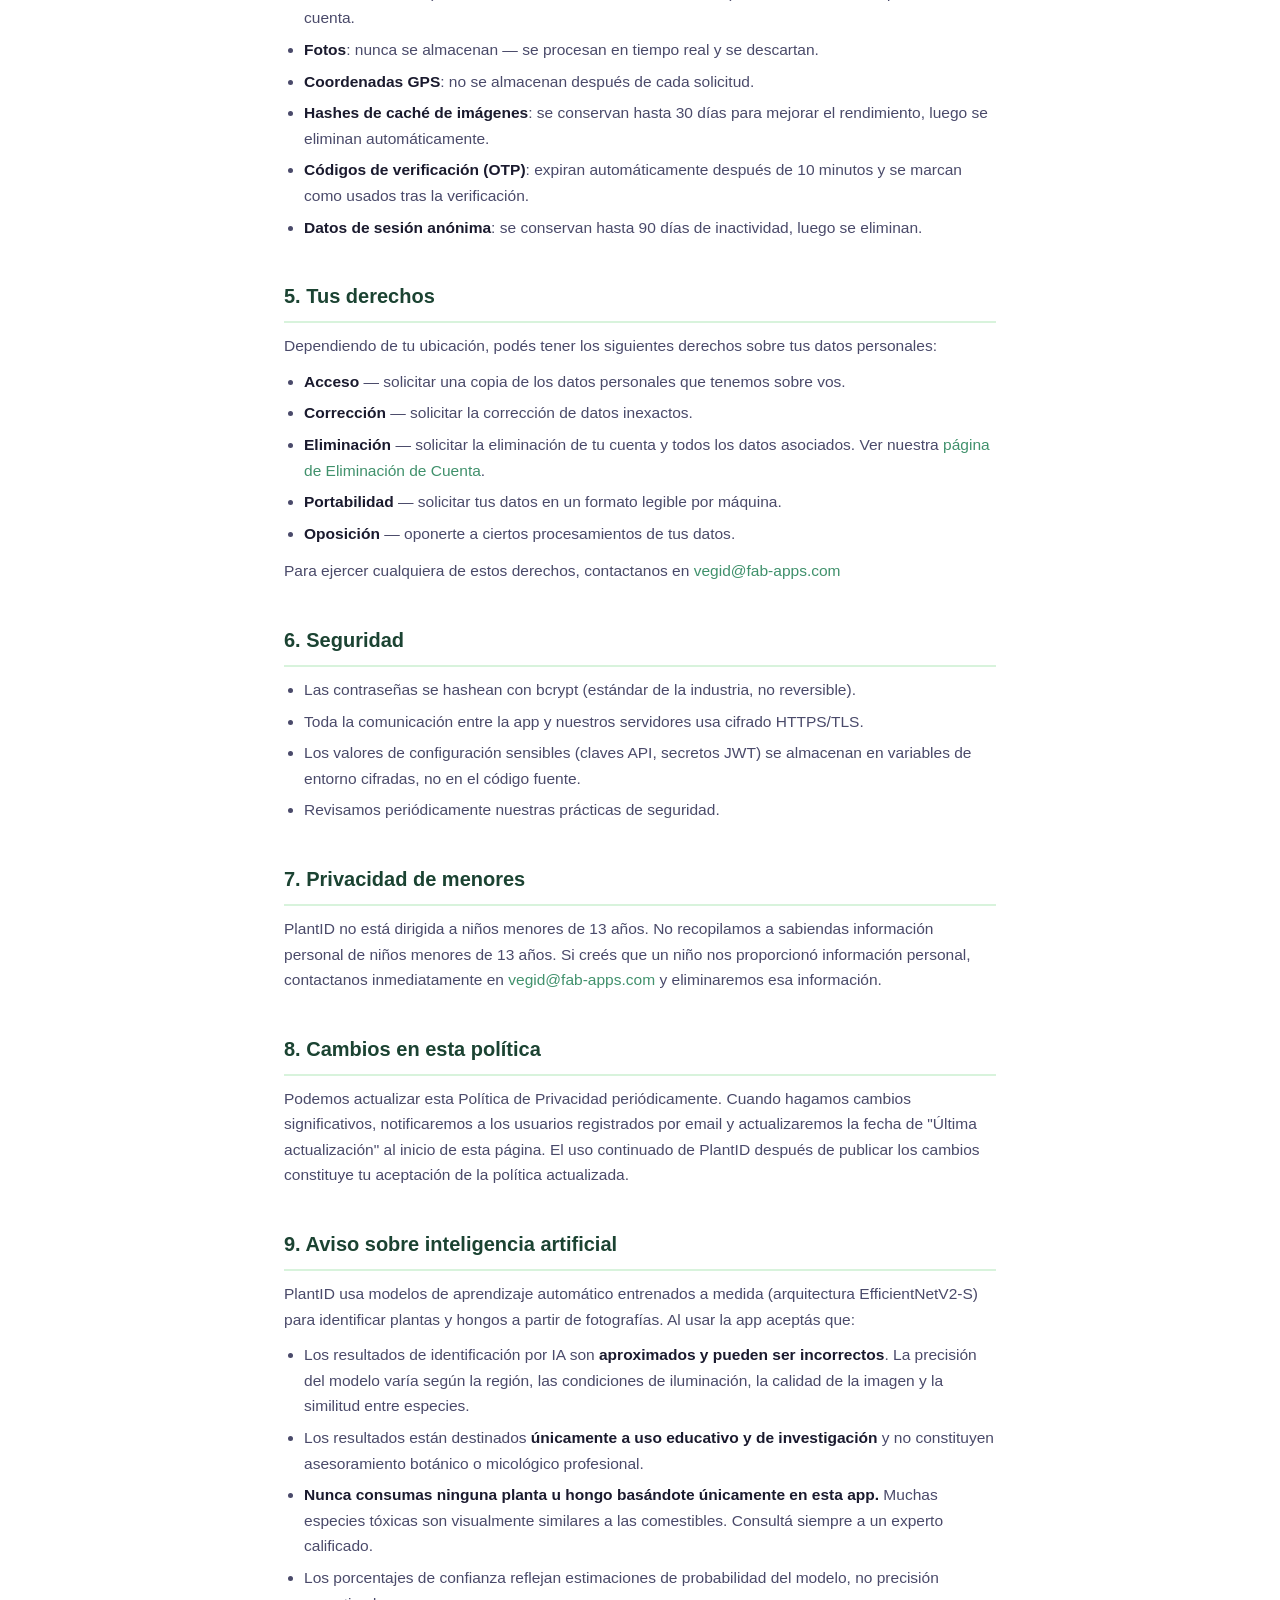
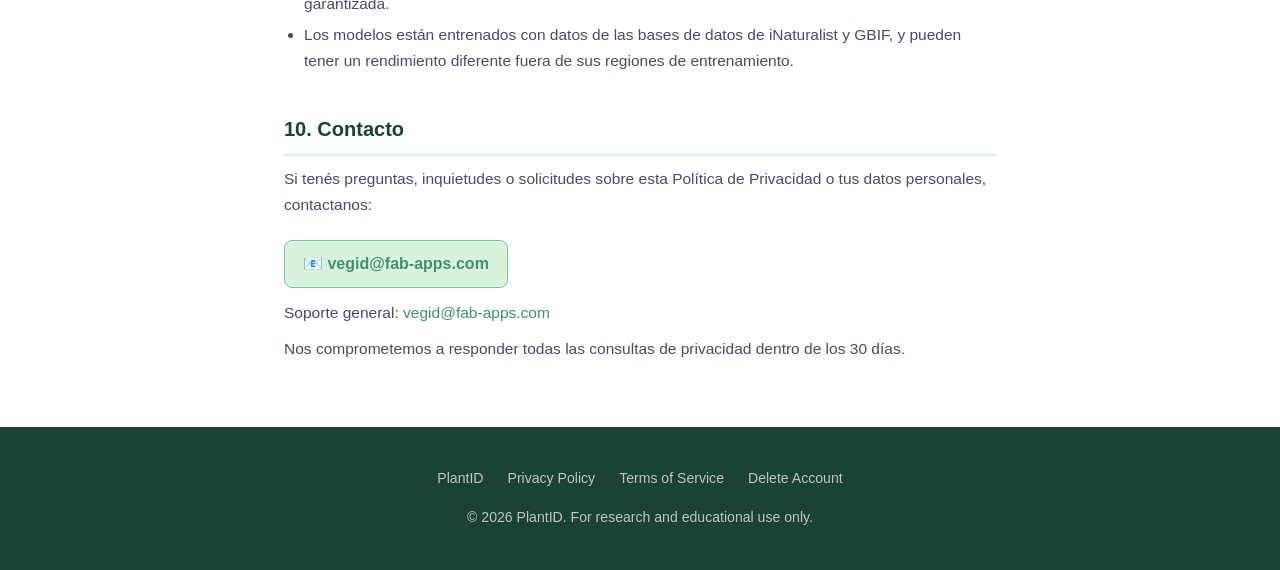
<file: privacy.html>
<!DOCTYPE html>
<html lang="en">
<head>
  <meta charset="UTF-8" />
  <meta name="viewport" content="width=device-width, initial-scale=1.0" />
  <title>Privacy Policy — PlantID</title>
  <meta name="description" content="PlantID privacy policy. Learn how we collect, use and protect your data." />
  <link rel="stylesheet" href="style.css" />
  <link rel="icon" href="data:image/svg+xml,<svg xmlns='http://www.w3.org/2000/svg' viewBox='0 0 100 100'><text y='.9em' font-size='90'>🌿</text></svg>" />
</head>
<body class="lang-en">

<!-- ── Nav ────────────────────────────────────────────────────────────────── -->
<nav class="nav">
  <div class="nav-inner">
    <a href="index.html" class="nav-logo"><span>🌿</span> PlantID</a>
    <ul class="nav-links">
      <li><a href="index.html" lang="en">Home</a><a href="index.html" lang="es">Inicio</a></li>
      <li><a href="delete-account.html" lang="en">Delete Account</a><a href="delete-account.html" lang="es">Borrar Cuenta</a></li>
    </ul>
    <div class="lang-toggle">
      <button class="lang-btn active" onclick="setLang('en')">EN</button>
      <button class="lang-btn"       onclick="setLang('es')">ES</button>
    </div>
  </div>
</nav>

<!-- ── Hero ───────────────────────────────────────────────────────────────── -->
<div class="legal-hero">
  <h1 lang="en">Privacy Policy</h1>
  <h1 lang="es">Política de Privacidad</h1>
  <p lang="en">Last updated: April 2026</p>
  <p lang="es">Última actualización: Abril 2026</p>
</div>

<!-- ══════════════════════════════════════════════════════════════════════════
     ENGLISH VERSION
═══════════════════════════════════════════════════════════════════════════ -->
<div class="legal-body" lang="en">

  <div class="info-box">
    This Privacy Policy describes how <strong>PlantID</strong> ("we", "our", or "us") collects, uses, and protects information when you use our mobile application. By using PlantID, you agree to the practices described in this policy.
  </div>

  <h2>1. Information We Collect</h2>

  <p><strong>1.1 Account information</strong></p>
  <ul>
    <li><strong>Email address</strong> — required to create an account and send verification codes (OTP).</li>
    <li><strong>Password</strong> — stored as a one-way cryptographic hash (bcrypt). We cannot recover your original password.</li>
    <li><strong>Google account</strong> — if you sign in with Google, we receive your email address and Google ID from Google's OAuth service. We do not receive your Google password.</li>
  </ul>

  <p><strong>1.2 Photos and images</strong></p>
  <p>When you submit a photo for identification:</p>
  <ul>
    <li>The image is sent to our server for AI processing.</li>
    <li><strong>Images are never stored on our servers.</strong> They are processed in memory and immediately discarded after the result is generated.</li>
    <li>A cryptographic hash of the image is stored in cache to avoid reprocessing identical photos. This hash cannot be used to reconstruct the image.</li>
  </ul>

  <p><strong>1.3 Location data (GPS)</strong></p>
  <ul>
    <li>Your GPS coordinates (latitude and longitude) are sent with each identification request to select the appropriate regional AI model.</li>
    <li><strong>Coordinates are not stored</strong> in our database after the request is processed.</li>
    <li>We do not track your movement or build location history.</li>
  </ul>

  <p><strong>1.4 Usage data</strong></p>
  <ul>
    <li>Number of identifications used in the current month (for credit tracking).</li>
    <li>Subscription plan status (free or premium).</li>
    <li>Account creation date and email verification status.</li>
  </ul>

  <p><strong>1.5 Anonymous usage</strong></p>
  <p>If you use PlantID without creating an account, we generate a temporary anonymous session ID stored only on your device. We count identifications against this session ID (up to 5 free identifications). No personal information is collected from anonymous users.</p>

  <h2>2. How We Use Your Information</h2>
  <ul>
    <li>To provide and improve the plant and fungi identification service.</li>
    <li>To authenticate your identity and manage your account.</li>
    <li>To send account verification codes and security notifications via email.</li>
    <li>To enforce usage limits (free vs. premium plan).</li>
    <li>To process subscription payments through Google Play Billing (handled by Google and RevenueCat).</li>
    <li>To detect and prevent abuse of the service.</li>
  </ul>
  <p>We do <strong>not</strong> use your data for advertising, sell it to third parties, or use it for purposes unrelated to operating the PlantID service.</p>

  <h2>3. Third-Party Services</h2>

  <p><strong>3.1 Google Sign-In</strong><br>
  We use Google OAuth for optional sign-in. When you choose "Sign in with Google", Google shares your email and a unique identifier with us. Google's privacy policy applies: <a href="https://policies.google.com/privacy" target="_blank" rel="noopener">policies.google.com/privacy</a></p>

  <p><strong>3.2 RevenueCat (Subscription Management)</strong><br>
  We use RevenueCat to manage in-app subscriptions via Google Play Billing. RevenueCat receives your anonymous app user ID and subscription status. RevenueCat does not receive your email or photos. RevenueCat's privacy policy: <a href="https://www.revenuecat.com/privacy" target="_blank" rel="noopener">revenuecat.com/privacy</a></p>

  <p><strong>3.3 Google Play Billing</strong><br>
  Payment processing is handled entirely by Google Play. We never receive or store your payment card details. Google's payment policy applies.</p>

  <p><strong>3.4 Email Delivery (Resend / SMTP)</strong><br>
  We use a third-party email service to deliver verification codes. Only your email address is shared with this provider, solely for the purpose of delivering the requested message.</p>

  <p><strong>3.5 Cloud Hosting (AWS)</strong><br>
  Our backend runs on Amazon Web Services (AWS) in the United States. Data in transit is encrypted with TLS. Data at rest is encrypted with AES-256. AWS's privacy policy: <a href="https://aws.amazon.com/privacy/" target="_blank" rel="noopener">aws.amazon.com/privacy</a></p>

  <h2>4. Data Retention</h2>
  <ul>
    <li><strong>Account data</strong> (email, password hash, credit usage): retained until you delete your account.</li>
    <li><strong>Photos</strong>: never stored — processed in real time and discarded.</li>
    <li><strong>GPS coordinates</strong>: not stored after each request.</li>
    <li><strong>Image cache hashes</strong>: retained for up to 30 days to improve performance, then automatically deleted.</li>
    <li><strong>Verification codes (OTP)</strong>: automatically expire after 10 minutes and are marked as used after verification.</li>
    <li><strong>Anonymous session data</strong>: retained for up to 90 days of inactivity, then deleted.</li>
  </ul>

  <h2>5. Your Rights</h2>
  <p>Depending on your location, you may have the following rights regarding your personal data:</p>
  <ul>
    <li><strong>Access</strong> — request a copy of the personal data we hold about you.</li>
    <li><strong>Correction</strong> — request correction of inaccurate data.</li>
    <li><strong>Deletion</strong> — request deletion of your account and all associated data. See our <a href="delete-account.html">Account Deletion page</a>.</li>
    <li><strong>Portability</strong> — request your data in a machine-readable format.</li>
    <li><strong>Objection</strong> — object to certain processing of your data.</li>
  </ul>
  <p>To exercise any of these rights, contact us at <a href="mailto:vegidfab-apps.com">vegidfab-apps.com</a></p>

  <h2>6. Security</h2>
  <ul>
    <li>Passwords are hashed with bcrypt (industry standard, not reversible).</li>
    <li>All communication between the app and our servers uses HTTPS/TLS encryption.</li>
    <li>Sensitive configuration values (API keys, JWT secrets) are stored in encrypted environment variables, not in the source code.</li>
    <li>We regularly review our security practices.</li>
  </ul>

  <h2>7. Children's Privacy</h2>
  <p>PlantID is not directed to children under 13 years of age. We do not knowingly collect personal information from children under 13. If you believe a child has provided us with personal information, please contact us immediately at <a href="mailto:vegid@fab-apps.com">vegid@fab-apps.com</a> and we will delete that information.</p>

  <h2>8. Changes to This Policy</h2>
  <p>We may update this Privacy Policy from time to time. When we make significant changes, we will notify registered users via email and update the "Last updated" date at the top of this page. Continued use of PlantID after changes are posted constitutes your acceptance of the updated policy.</p>

  <h2>9. Artificial Intelligence Disclaimer</h2>
  <p>PlantID uses custom-trained machine learning models (EfficientNetV2-S architecture) to identify plants and fungi from photographs. By using the app you acknowledge that:</p>
  <ul>
    <li>AI identification results are <strong>approximate and may be incorrect</strong>. Model accuracy varies by region, lighting conditions, image quality, and species similarity.</li>
    <li>Results are intended for <strong>educational and research use only</strong> and do not constitute professional botanical or mycological advice.</li>
    <li><strong>Never consume any plant or mushroom based solely on this app.</strong> Many toxic species are visually similar to edible ones. Always consult a qualified expert.</li>
    <li>Confidence scores reflect model probability estimates, not guaranteed accuracy.</li>
    <li>Models are trained on data from iNaturalist and GBIF databases and may perform differently outside their training regions.</li>
  </ul>

  <h2>10. Contact</h2>
  <p>If you have questions, concerns, or requests about this Privacy Policy or your personal data, please contact us:</p>
  <a href="mailto:vegid@fab-apps.com" class="email-link">
    📧 vegid@fab-apps.com
  </a>
  <p>For general support: <a href="mailto:vegid@fab-apps.com>vegid@fab-apps.com</a></p>
  <p>We aim to respond to all privacy inquiries within 30 days.</p>

</div>

<!-- ══════════════════════════════════════════════════════════════════════════
     SPANISH VERSION
═══════════════════════════════════════════════════════════════════════════ -->
<div class="legal-body" lang="es">

  <div class="info-box">
    Esta Política de Privacidad describe cómo <strong>PlantID</strong> ("nosotros" o "la aplicación") recopila, usa y protege la información cuando usás nuestra aplicación móvil. Al usar PlantID, aceptás las prácticas descritas en esta política.
  </div>

  <h2>1. Información que recopilamos</h2>

  <p><strong>1.1 Información de cuenta</strong></p>
  <ul>
    <li><strong>Dirección de email</strong> — necesaria para crear una cuenta y enviar códigos de verificación (OTP).</li>
    <li><strong>Contraseña</strong> — almacenada como hash criptográfico unidireccional (bcrypt). No podemos recuperar tu contraseña original.</li>
    <li><strong>Cuenta de Google</strong> — si iniciás sesión con Google, recibimos tu email e ID de Google a través del servicio OAuth de Google. No recibimos tu contraseña de Google.</li>
  </ul>

  <p><strong>1.2 Fotos e imágenes</strong></p>
  <p>Cuando enviás una foto para identificación:</p>
  <ul>
    <li>La imagen se envía a nuestro servidor para su procesamiento con IA.</li>
    <li><strong>Las imágenes nunca se almacenan en nuestros servidores.</strong> Se procesan en memoria y se descartan inmediatamente después de generar el resultado.</li>
    <li>Se almacena un hash criptográfico de la imagen en caché para evitar reprocesar fotos idénticas. Este hash no puede usarse para reconstruir la imagen.</li>
  </ul>

  <p><strong>1.3 Datos de ubicación (GPS)</strong></p>
  <ul>
    <li>Tus coordenadas GPS (latitud y longitud) se envían con cada solicitud de identificación para seleccionar el modelo de IA regional adecuado.</li>
    <li><strong>Las coordenadas no se almacenan</strong> en nuestra base de datos después de procesar la solicitud.</li>
    <li>No rastreamos tu movimiento ni construimos historial de ubicación.</li>
  </ul>

  <p><strong>1.4 Datos de uso</strong></p>
  <ul>
    <li>Número de identificaciones usadas en el mes actual (para control de créditos).</li>
    <li>Estado del plan de suscripción (gratuito o premium).</li>
    <li>Fecha de creación de cuenta y estado de verificación de email.</li>
  </ul>

  <p><strong>1.5 Uso anónimo</strong></p>
  <p>Si usás PlantID sin crear una cuenta, generamos un ID de sesión temporal almacenado solo en tu dispositivo. Contamos las identificaciones contra este ID de sesión (hasta 5 identificaciones gratuitas). No se recopila información personal de usuarios anónimos.</p>

  <h2>2. Cómo usamos tu información</h2>
  <ul>
    <li>Para proporcionar y mejorar el servicio de identificación de plantas y hongos.</li>
    <li>Para autenticar tu identidad y gestionar tu cuenta.</li>
    <li>Para enviar códigos de verificación de cuenta y notificaciones de seguridad por email.</li>
    <li>Para aplicar los límites de uso (plan gratuito vs. premium).</li>
    <li>Para procesar pagos de suscripción a través de Google Play Billing (gestionado por Google y RevenueCat).</li>
    <li>Para detectar y prevenir el abuso del servicio.</li>
  </ul>
  <p><strong>No</strong> usamos tus datos para publicidad, no los vendemos a terceros, ni los usamos para fines no relacionados con el funcionamiento del servicio PlantID.</p>

  <h2>3. Servicios de terceros</h2>

  <p><strong>3.1 Google Sign-In</strong><br>
  Usamos Google OAuth para el inicio de sesión opcional. Cuando elegís "Continuar con Google", Google comparte tu email y un identificador único con nosotros. Se aplica la política de privacidad de Google: <a href="https://policies.google.com/privacy" target="_blank" rel="noopener">policies.google.com/privacy</a></p>

  <p><strong>3.2 RevenueCat (Gestión de suscripciones)</strong><br>
  Usamos RevenueCat para gestionar las suscripciones in-app a través de Google Play Billing. RevenueCat recibe tu ID de usuario anónimo de la app y el estado de la suscripción. RevenueCat no recibe tu email ni tus fotos. Política de privacidad de RevenueCat: <a href="https://www.revenuecat.com/privacy" target="_blank" rel="noopener">revenuecat.com/privacy</a></p>

  <p><strong>3.3 Google Play Billing</strong><br>
  El procesamiento de pagos lo gestiona completamente Google Play. Nunca recibimos ni almacenamos los datos de tu tarjeta de pago. Se aplica la política de pagos de Google.</p>

  <p><strong>3.4 Envío de emails (Resend / SMTP)</strong><br>
  Usamos un servicio de email de terceros para entregar los códigos de verificación. Solo tu dirección de email se comparte con este proveedor, únicamente para entregar el mensaje solicitado.</p>

  <p><strong>3.5 Alojamiento en la nube (AWS)</strong><br>
  Nuestro backend funciona en Amazon Web Services (AWS) en los Estados Unidos. Los datos en tránsito están encriptados con TLS. Los datos en reposo están encriptados con AES-256. Política de privacidad de AWS: <a href="https://aws.amazon.com/privacy/" target="_blank" rel="noopener">aws.amazon.com/privacy</a></p>

  <h2>4. Retención de datos</h2>
  <ul>
    <li><strong>Datos de cuenta</strong> (email, hash de contraseña, uso de créditos): se conservan hasta que eliminás tu cuenta.</li>
    <li><strong>Fotos</strong>: nunca se almacenan — se procesan en tiempo real y se descartan.</li>
    <li><strong>Coordenadas GPS</strong>: no se almacenan después de cada solicitud.</li>
    <li><strong>Hashes de caché de imágenes</strong>: se conservan hasta 30 días para mejorar el rendimiento, luego se eliminan automáticamente.</li>
    <li><strong>Códigos de verificación (OTP)</strong>: expiran automáticamente después de 10 minutos y se marcan como usados tras la verificación.</li>
    <li><strong>Datos de sesión anónima</strong>: se conservan hasta 90 días de inactividad, luego se eliminan.</li>
  </ul>

  <h2>5. Tus derechos</h2>
  <p>Dependiendo de tu ubicación, podés tener los siguientes derechos sobre tus datos personales:</p>
  <ul>
    <li><strong>Acceso</strong> — solicitar una copia de los datos personales que tenemos sobre vos.</li>
    <li><strong>Corrección</strong> — solicitar la corrección de datos inexactos.</li>
    <li><strong>Eliminación</strong> — solicitar la eliminación de tu cuenta y todos los datos asociados. Ver nuestra <a href="delete-account.html">página de Eliminación de Cuenta</a>.</li>
    <li><strong>Portabilidad</strong> — solicitar tus datos en un formato legible por máquina.</li>
    <li><strong>Oposición</strong> — oponerte a ciertos procesamientos de tus datos.</li>
  </ul>
  <p>Para ejercer cualquiera de estos derechos, contactanos en <a href="mailto:vegid@fab-apps.com">vegid@fab-apps.com</a></p>

  <h2>6. Seguridad</h2>
  <ul>
    <li>Las contraseñas se hashean con bcrypt (estándar de la industria, no reversible).</li>
    <li>Toda la comunicación entre la app y nuestros servidores usa cifrado HTTPS/TLS.</li>
    <li>Los valores de configuración sensibles (claves API, secretos JWT) se almacenan en variables de entorno cifradas, no en el código fuente.</li>
    <li>Revisamos periódicamente nuestras prácticas de seguridad.</li>
  </ul>

  <h2>7. Privacidad de menores</h2>
  <p>PlantID no está dirigida a niños menores de 13 años. No recopilamos a sabiendas información personal de niños menores de 13 años. Si creés que un niño nos proporcionó información personal, contactanos inmediatamente en <a href="mailto:vegid@fab-apps.com">vegid@fab-apps.com</a> y eliminaremos esa información.</p>

  <h2>8. Cambios en esta política</h2>
  <p>Podemos actualizar esta Política de Privacidad periódicamente. Cuando hagamos cambios significativos, notificaremos a los usuarios registrados por email y actualizaremos la fecha de "Última actualización" al inicio de esta página. El uso continuado de PlantID después de publicar los cambios constituye tu aceptación de la política actualizada.</p>

  <h2>9. Aviso sobre inteligencia artificial</h2>
  <p>PlantID usa modelos de aprendizaje automático entrenados a medida (arquitectura EfficientNetV2-S) para identificar plantas y hongos a partir de fotografías. Al usar la app aceptás que:</p>
  <ul>
    <li>Los resultados de identificación por IA son <strong>aproximados y pueden ser incorrectos</strong>. La precisión del modelo varía según la región, las condiciones de iluminación, la calidad de la imagen y la similitud entre especies.</li>
    <li>Los resultados están destinados <strong>únicamente a uso educativo y de investigación</strong> y no constituyen asesoramiento botánico o micológico profesional.</li>
    <li><strong>Nunca consumas ninguna planta u hongo basándote únicamente en esta app.</strong> Muchas especies tóxicas son visualmente similares a las comestibles. Consultá siempre a un experto calificado.</li>
    <li>Los porcentajes de confianza reflejan estimaciones de probabilidad del modelo, no precisión garantizada.</li>
    <li>Los modelos están entrenados con datos de las bases de datos de iNaturalist y GBIF, y pueden tener un rendimiento diferente fuera de sus regiones de entrenamiento.</li>
  </ul>

  <h2>10. Contacto</h2>
  <p>Si tenés preguntas, inquietudes o solicitudes sobre esta Política de Privacidad o tus datos personales, contactanos:</p>
  <a href="mailto:vegid@fab-apps.com" class="email-link">
    📧 vegid@fab-apps.com
  </a>
  <p>Soporte general: <a href="mailto:vegid@fab-apps.com">vegid@fab-apps.com</a></p>
  <p>Nos comprometemos a responder todas las consultas de privacidad dentro de los 30 días.</p>

</div>

<!-- ── Footer ──────────────────────────────────────────────────────────────── -->
<footer class="footer">
  <ul class="footer-links">
    <li><a href="index.html">PlantID</a></li>
    <li><a href="privacy.html" lang="en">Privacy Policy</a><a href="privacy.html" lang="es">Política de Privacidad</a></li>
    <li><a href="terms.html" lang="en">Terms of Service</a><a href="terms.html" lang="es">Términos de Servicio</a></li>
    <li><a href="delete-account.html" lang="en">Delete Account</a><a href="delete-account.html" lang="es">Borrar Cuenta</a></li>
  </ul>
  <p lang="en">&copy; 2026 PlantID. For research and educational use only.</p>
  <p lang="es">&copy; 2026 PlantID. Solo para uso educativo e investigación.</p>
</footer>

<script>
  function setLang(lang) {
    document.body.className = 'lang-' + lang;
    document.documentElement.lang = lang;
    localStorage.setItem('plantid-lang', lang);
    document.querySelectorAll('.lang-btn').forEach(btn => {
      btn.classList.toggle('active', btn.textContent.trim().toLowerCase() === lang);
    });
  }
  const saved = localStorage.getItem('plantid-lang') || 'en';
  setLang(saved);
</script>
</body>
</html>
</file>
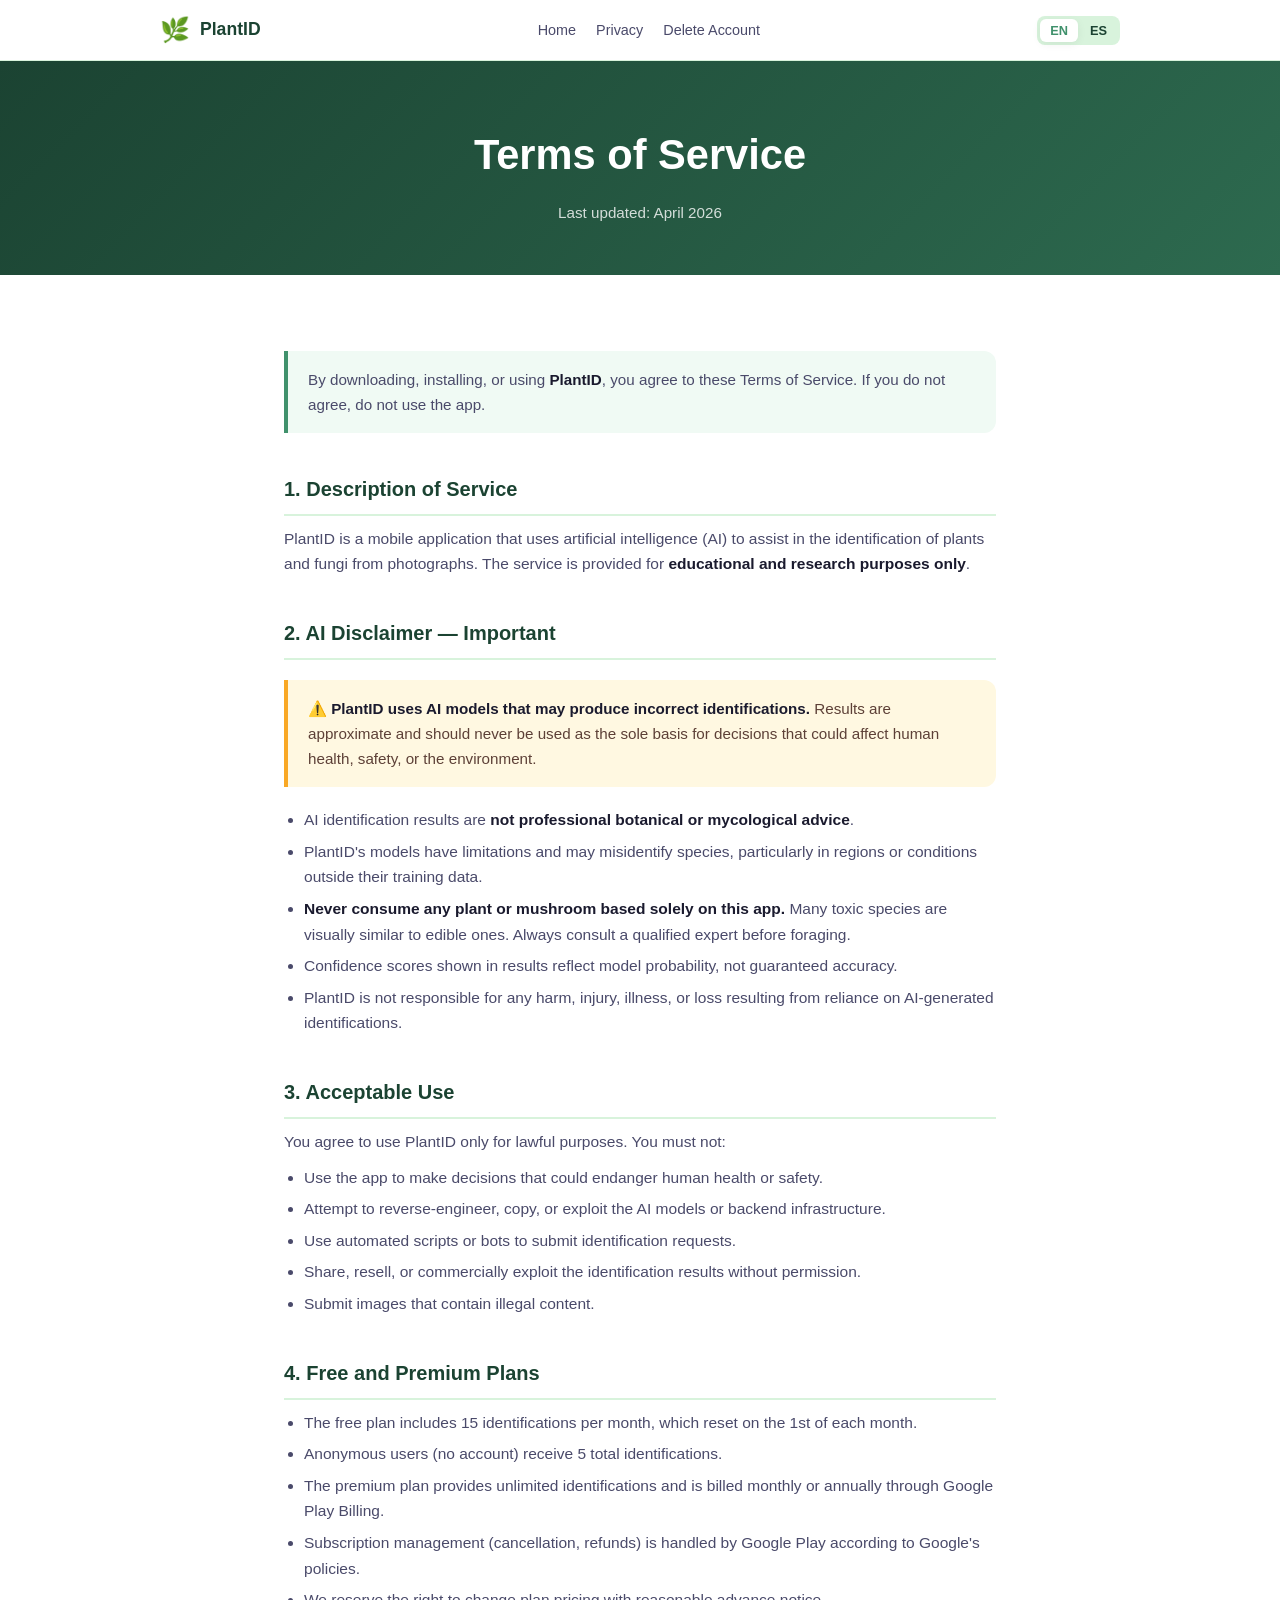
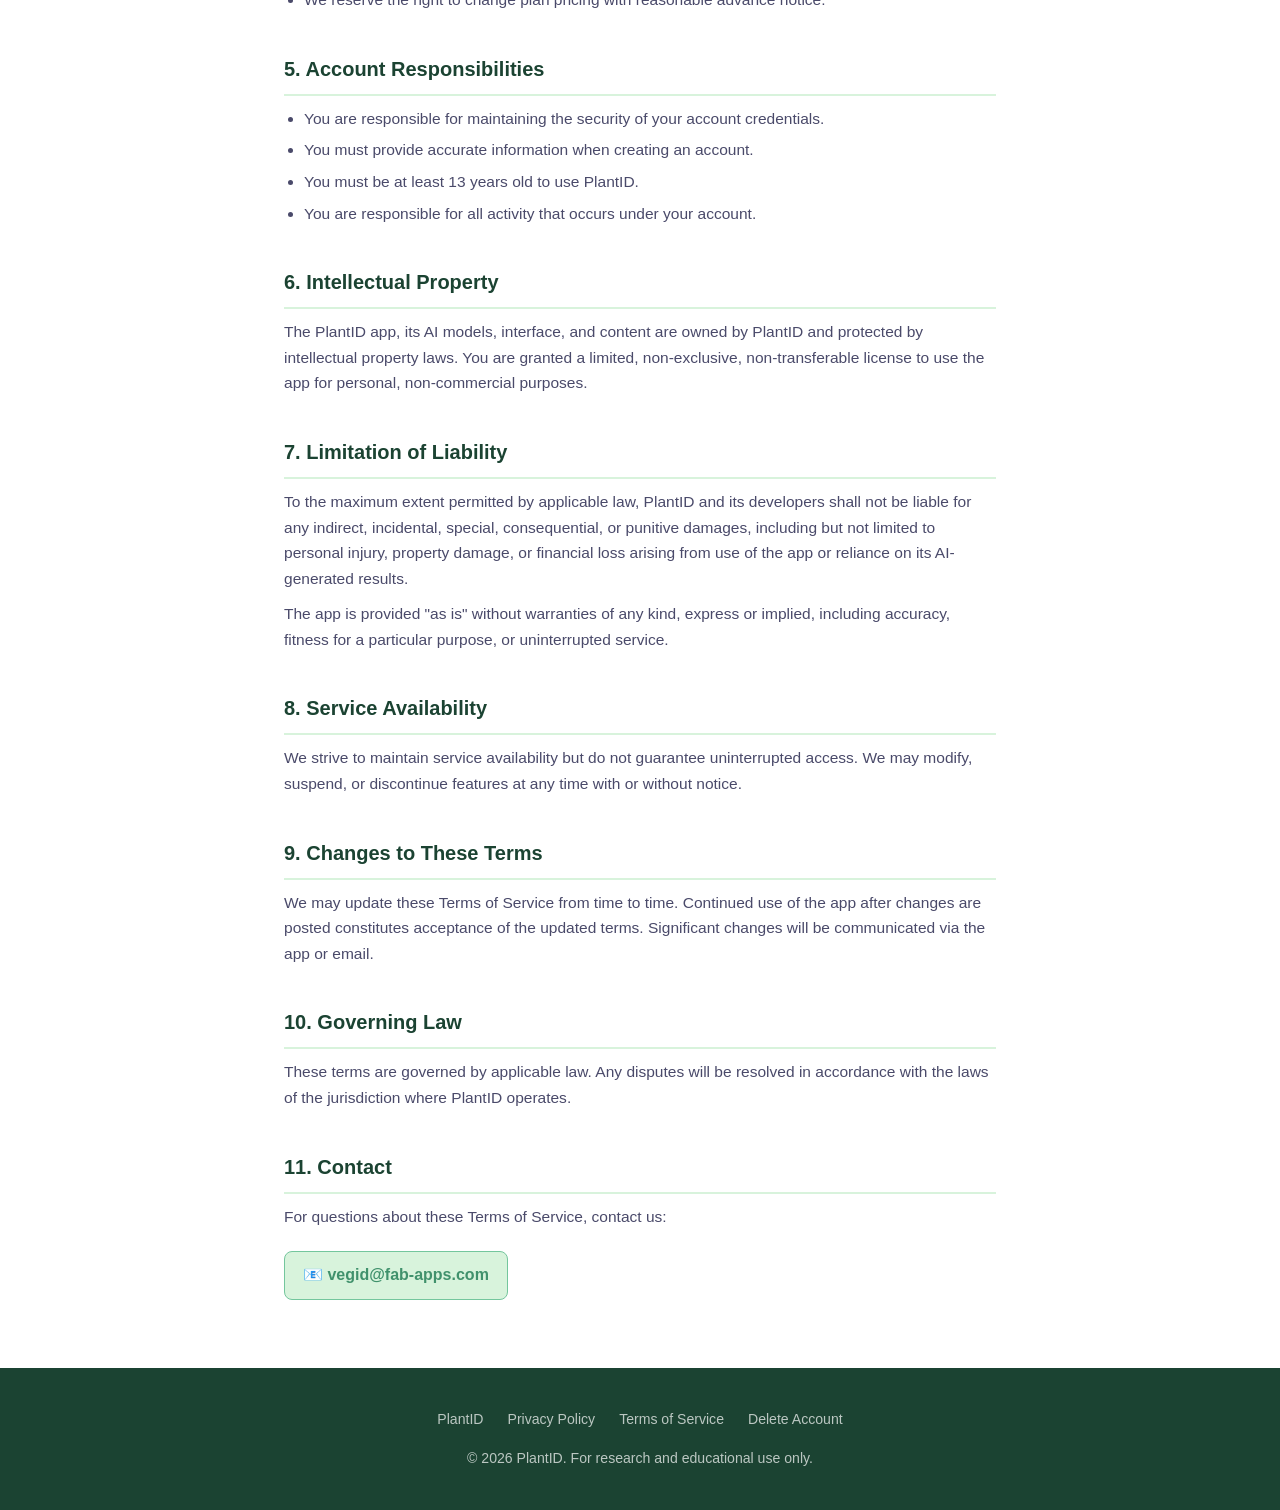
<file: terms.html>
<!DOCTYPE html>
<html lang="en">
<head>
  <meta charset="UTF-8" />
  <meta name="viewport" content="width=device-width, initial-scale=1.0" />
  <title>Terms of Service — PlantID</title>
  <meta name="description" content="PlantID terms of service. Rules and conditions for using the PlantID app." />
  <link rel="stylesheet" href="style.css" />
  <link rel="icon" href="data:image/svg+xml,<svg xmlns='http://www.w3.org/2000/svg' viewBox='0 0 100 100'><text y='.9em' font-size='90'>🌿</text></svg>" />
</head>
<body class="lang-en">

<!-- ── Nav ────────────────────────────────────────────────────────────────── -->
<nav class="nav">
  <div class="nav-inner">
    <a href="index.html" class="nav-logo"><span>🌿</span> PlantID</a>
    <ul class="nav-links">
      <li><a href="index.html" lang="en">Home</a><a href="index.html" lang="es">Inicio</a></li>
      <li><a href="privacy.html" lang="en">Privacy</a><a href="privacy.html" lang="es">Privacidad</a></li>
      <li><a href="delete-account.html" lang="en">Delete Account</a><a href="delete-account.html" lang="es">Borrar Cuenta</a></li>
    </ul>
    <div class="lang-toggle">
      <button class="lang-btn active" onclick="setLang('en')">EN</button>
      <button class="lang-btn"       onclick="setLang('es')">ES</button>
    </div>
  </div>
</nav>

<!-- ── Hero ───────────────────────────────────────────────────────────────── -->
<div class="legal-hero">
  <h1 lang="en">Terms of Service</h1>
  <h1 lang="es">Términos de Servicio</h1>
  <p lang="en">Last updated: April 2026</p>
  <p lang="es">Última actualización: Abril 2026</p>
</div>

<!-- ══════════════════════════════════════════════════════════════════════════
     ENGLISH VERSION
═══════════════════════════════════════════════════════════════════════════ -->
<div class="legal-body" lang="en">

  <div class="info-box">
    By downloading, installing, or using <strong>PlantID</strong>, you agree to these Terms of Service. If you do not agree, do not use the app.
  </div>

  <h2>1. Description of Service</h2>
  <p>PlantID is a mobile application that uses artificial intelligence (AI) to assist in the identification of plants and fungi from photographs. The service is provided for <strong>educational and research purposes only</strong>.</p>

  <h2>2. AI Disclaimer — Important</h2>
  <div class="warning-box">
    ⚠️ <strong>PlantID uses AI models that may produce incorrect identifications.</strong> Results are approximate and should never be used as the sole basis for decisions that could affect human health, safety, or the environment.
  </div>
  <ul>
    <li>AI identification results are <strong>not professional botanical or mycological advice</strong>.</li>
    <li>PlantID's models have limitations and may misidentify species, particularly in regions or conditions outside their training data.</li>
    <li><strong>Never consume any plant or mushroom based solely on this app.</strong> Many toxic species are visually similar to edible ones. Always consult a qualified expert before foraging.</li>
    <li>Confidence scores shown in results reflect model probability, not guaranteed accuracy.</li>
    <li>PlantID is not responsible for any harm, injury, illness, or loss resulting from reliance on AI-generated identifications.</li>
  </ul>

  <h2>3. Acceptable Use</h2>
  <p>You agree to use PlantID only for lawful purposes. You must not:</p>
  <ul>
    <li>Use the app to make decisions that could endanger human health or safety.</li>
    <li>Attempt to reverse-engineer, copy, or exploit the AI models or backend infrastructure.</li>
    <li>Use automated scripts or bots to submit identification requests.</li>
    <li>Share, resell, or commercially exploit the identification results without permission.</li>
    <li>Submit images that contain illegal content.</li>
  </ul>

  <h2>4. Free and Premium Plans</h2>
  <ul>
    <li>The free plan includes 15 identifications per month, which reset on the 1st of each month.</li>
    <li>Anonymous users (no account) receive 5 total identifications.</li>
    <li>The premium plan provides unlimited identifications and is billed monthly or annually through Google Play Billing.</li>
    <li>Subscription management (cancellation, refunds) is handled by Google Play according to Google's policies.</li>
    <li>We reserve the right to change plan pricing with reasonable advance notice.</li>
  </ul>

  <h2>5. Account Responsibilities</h2>
  <ul>
    <li>You are responsible for maintaining the security of your account credentials.</li>
    <li>You must provide accurate information when creating an account.</li>
    <li>You must be at least 13 years old to use PlantID.</li>
    <li>You are responsible for all activity that occurs under your account.</li>
  </ul>

  <h2>6. Intellectual Property</h2>
  <p>The PlantID app, its AI models, interface, and content are owned by PlantID and protected by intellectual property laws. You are granted a limited, non-exclusive, non-transferable license to use the app for personal, non-commercial purposes.</p>

  <h2>7. Limitation of Liability</h2>
  <p>To the maximum extent permitted by applicable law, PlantID and its developers shall not be liable for any indirect, incidental, special, consequential, or punitive damages, including but not limited to personal injury, property damage, or financial loss arising from use of the app or reliance on its AI-generated results.</p>
  <p>The app is provided "as is" without warranties of any kind, express or implied, including accuracy, fitness for a particular purpose, or uninterrupted service.</p>

  <h2>8. Service Availability</h2>
  <p>We strive to maintain service availability but do not guarantee uninterrupted access. We may modify, suspend, or discontinue features at any time with or without notice.</p>

  <h2>9. Changes to These Terms</h2>
  <p>We may update these Terms of Service from time to time. Continued use of the app after changes are posted constitutes acceptance of the updated terms. Significant changes will be communicated via the app or email.</p>

  <h2>10. Governing Law</h2>
  <p>These terms are governed by applicable law. Any disputes will be resolved in accordance with the laws of the jurisdiction where PlantID operates.</p>

  <h2>11. Contact</h2>
  <p>For questions about these Terms of Service, contact us:</p>
  <a href="mailto:vegid@fab-apps.com" class="email-link">
    📧 vegid@fab-apps.com
  </a>

</div>

<!-- ══════════════════════════════════════════════════════════════════════════
     SPANISH VERSION
═══════════════════════════════════════════════════════════════════════════ -->
<div class="legal-body" lang="es">

  <div class="info-box">
    Al descargar, instalar o usar <strong>PlantID</strong>, aceptás estos Términos de Servicio. Si no estás de acuerdo, no uses la aplicación.
  </div>

  <h2>1. Descripción del servicio</h2>
  <p>PlantID es una aplicación móvil que utiliza inteligencia artificial (IA) para asistir en la identificación de plantas y hongos a partir de fotografías. El servicio se provee <strong>únicamente con fines educativos y de investigación</strong>.</p>

  <h2>2. Aviso sobre IA — Importante</h2>
  <div class="warning-box">
    ⚠️ <strong>PlantID usa modelos de IA que pueden producir identificaciones incorrectas.</strong> Los resultados son aproximados y nunca deben usarse como única base para decisiones que puedan afectar la salud humana, la seguridad o el medioambiente.
  </div>
  <ul>
    <li>Los resultados de identificación por IA <strong>no constituyen asesoramiento botánico ni micológico profesional</strong>.</li>
    <li>Los modelos de PlantID tienen limitaciones y pueden identificar erróneamente especies, especialmente en regiones o condiciones fuera de sus datos de entrenamiento.</li>
    <li><strong>Nunca consumas ninguna planta u hongo basándote únicamente en esta app.</strong> Muchas especies tóxicas son visualmente similares a las comestibles. Consultá siempre a un experto calificado antes de cosechar.</li>
    <li>Los porcentajes de confianza mostrados reflejan la probabilidad del modelo, no una precisión garantizada.</li>
    <li>PlantID no es responsable de ningún daño, lesión, enfermedad o pérdida resultante del uso de identificaciones generadas por IA.</li>
  </ul>

  <h2>3. Uso aceptable</h2>
  <p>Acordás usar PlantID solo para fines lícitos. No podés:</p>
  <ul>
    <li>Usar la app para tomar decisiones que puedan poner en riesgo la salud o seguridad humana.</li>
    <li>Intentar realizar ingeniería inversa, copiar o explotar los modelos de IA o la infraestructura del backend.</li>
    <li>Usar scripts automatizados o bots para enviar solicitudes de identificación.</li>
    <li>Compartir, revender o explotar comercialmente los resultados de identificación sin permiso.</li>
    <li>Enviar imágenes con contenido ilegal.</li>
  </ul>

  <h2>4. Planes gratuito y premium</h2>
  <ul>
    <li>El plan gratuito incluye 15 identificaciones por mes, que se reinician el 1° de cada mes.</li>
    <li>Los usuarios anónimos (sin cuenta) reciben 5 identificaciones en total.</li>
    <li>El plan premium ofrece identificaciones ilimitadas y se factura mensual o anualmente a través de Google Play Billing.</li>
    <li>La gestión de suscripciones (cancelación, reembolsos) la maneja Google Play según las políticas de Google.</li>
    <li>Nos reservamos el derecho de cambiar los precios de los planes con aviso previo razonable.</li>
  </ul>

  <h2>5. Responsabilidades de la cuenta</h2>
  <ul>
    <li>Sos responsable de mantener la seguridad de las credenciales de tu cuenta.</li>
    <li>Debés proporcionar información precisa al crear una cuenta.</li>
    <li>Debés tener al menos 13 años para usar PlantID.</li>
    <li>Sos responsable de toda la actividad que ocurra bajo tu cuenta.</li>
  </ul>

  <h2>6. Propiedad intelectual</h2>
  <p>La app PlantID, sus modelos de IA, interfaz y contenido son propiedad de PlantID y están protegidos por las leyes de propiedad intelectual. Se te otorga una licencia limitada, no exclusiva e intransferible para usar la app con fines personales y no comerciales.</p>

  <h2>7. Limitación de responsabilidad</h2>
  <p>En la máxima medida permitida por la ley aplicable, PlantID y sus desarrolladores no serán responsables de ningún daño indirecto, incidental, especial, emergente o punitivo, incluyendo lesiones personales, daños materiales o pérdidas económicas derivadas del uso de la app o de la confianza en los resultados generados por IA.</p>
  <p>La app se provee "tal cual" sin garantías de ningún tipo, expresas o implícitas, incluyendo precisión, idoneidad para un fin particular o servicio ininterrumpido.</p>

  <h2>8. Disponibilidad del servicio</h2>
  <p>Nos esforzamos por mantener la disponibilidad del servicio, pero no garantizamos acceso ininterrumpido. Podemos modificar, suspender o discontinuar funciones en cualquier momento con o sin previo aviso.</p>

  <h2>9. Cambios en estos términos</h2>
  <p>Podemos actualizar estos Términos de Servicio periódicamente. El uso continuado de la app después de publicar los cambios constituye la aceptación de los términos actualizados. Los cambios significativos se comunicarán a través de la app o por email.</p>

  <h2>10. Ley aplicable</h2>
  <p>Estos términos se rigen por la ley aplicable. Cualquier disputa se resolverá de acuerdo con las leyes de la jurisdicción donde opera PlantID.</p>

  <h2>11. Contacto</h2>
  <p>Para preguntas sobre estos Términos de Servicio, contactanos:</p>
  <a href="mailto:vegid@fab-apps.com" class="email-link">
    📧 vegid@fab-apps.com
  </a>

</div>

<!-- ── Footer ──────────────────────────────────────────────────────────────── -->
<footer class="footer">
  <ul class="footer-links">
    <li><a href="index.html">PlantID</a></li>
    <li><a href="privacy.html" lang="en">Privacy Policy</a><a href="privacy.html" lang="es">Política de Privacidad</a></li>
    <li><a href="terms.html" lang="en">Terms of Service</a><a href="terms.html" lang="es">Términos de Servicio</a></li>
    <li><a href="delete-account.html" lang="en">Delete Account</a><a href="delete-account.html" lang="es">Borrar Cuenta</a></li>
  </ul>
  <p lang="en">&copy; 2026 PlantID. For research and educational use only.</p>
  <p lang="es">&copy; 2026 PlantID. Solo para uso educativo e investigación.</p>
</footer>

<script>
  function setLang(lang) {
    document.body.className = 'lang-' + lang;
    document.documentElement.lang = lang;
    localStorage.setItem('plantid-lang', lang);
    document.querySelectorAll('.lang-btn').forEach(btn => {
      btn.classList.toggle('active', btn.textContent.trim().toLowerCase() === lang);
    });
  }
  const saved = localStorage.getItem('plantid-lang') || 'en';
  setLang(saved);
</script>
</body>
</html>
</file>
<file: style.css>
/* ── Reset & base ─────────────────────────────────────────────────────────── */
*, *::before, *::after { box-sizing: border-box; margin: 0; padding: 0; }

:root {
  --green-dark:   #1b4332;
  --green-mid:    #2d6a4f;
  --green-main:   #40916c;
  --green-light:  #74c69d;
  --green-pale:   #d8f3dc;
  --green-bg:     #f0faf4;
  --text-dark:    #1a1a2e;
  --text-mid:     #4a4a6a;
  --text-light:   #6c757d;
  --white:        #ffffff;
  --radius:       12px;
  --shadow:       0 4px 24px rgba(0,0,0,.09);
  --shadow-sm:    0 2px 10px rgba(0,0,0,.06);
}

html { scroll-behavior: smooth; }

body {
  font-family: -apple-system, BlinkMacSystemFont, 'Segoe UI', Roboto, Helvetica, Arial, sans-serif;
  color: var(--text-dark);
  background: var(--white);
  line-height: 1.65;
  font-size: 16px;
}

a { color: var(--green-main); text-decoration: none; }
a:hover { text-decoration: underline; }

img { max-width: 100%; display: block; }

/* ── Language hidden ──────────────────────────────────────────────────────── */
/* Usar "body [lang]" para no ocultar <html lang="en"> que causaría página en blanco */
body [lang="en"],
body [lang="es"] { display: none; }
body.lang-en [lang="en"] { display: revert; }
body.lang-es [lang="es"] { display: revert; }

/* ── Nav ──────────────────────────────────────────────────────────────────── */
.nav {
  position: sticky;
  top: 0;
  z-index: 100;
  background: rgba(255,255,255,.92);
  backdrop-filter: blur(10px);
  border-bottom: 1px solid var(--green-pale);
  padding: 0 24px;
}
.nav-inner {
  max-width: 960px;
  margin: 0 auto;
  display: flex;
  align-items: center;
  justify-content: space-between;
  height: 60px;
  gap: 16px;
}
.nav-logo {
  display: flex;
  align-items: center;
  gap: 10px;
  font-weight: 700;
  font-size: 1.1rem;
  color: var(--green-dark);
  text-decoration: none;
}
.nav-logo span { font-size: 1.5rem; }
.nav-links {
  display: flex;
  align-items: center;
  gap: 20px;
  list-style: none;
}
.nav-links a {
  font-size: .9rem;
  color: var(--text-mid);
  font-weight: 500;
}
.nav-links a:hover { color: var(--green-main); text-decoration: none; }

/* ── Lang toggle ──────────────────────────────────────────────────────────── */
.lang-toggle {
  display: flex;
  gap: 2px;
  background: var(--green-pale);
  border-radius: 8px;
  padding: 3px;
  flex-shrink: 0;
}
.lang-btn {
  border: none;
  background: transparent;
  padding: 4px 10px;
  border-radius: 6px;
  font-size: .8rem;
  font-weight: 600;
  cursor: pointer;
  color: var(--green-dark);
  transition: background .15s, color .15s;
}
.lang-btn.active {
  background: var(--white);
  color: var(--green-main);
  box-shadow: var(--shadow-sm);
}

/* ── Hero ─────────────────────────────────────────────────────────────────── */
.hero {
  background: linear-gradient(145deg, var(--green-dark) 0%, var(--green-main) 100%);
  color: var(--white);
  padding: 80px 24px 72px;
  text-align: center;
}
.hero-emoji { font-size: 80px; line-height: 1; margin-bottom: 20px; }
.hero h1 {
  font-size: clamp(2rem, 5vw, 3.2rem);
  font-weight: 800;
  letter-spacing: -.5px;
  margin-bottom: 16px;
}
.hero p {
  font-size: clamp(1rem, 2.5vw, 1.2rem);
  opacity: .88;
  max-width: 540px;
  margin: 0 auto 36px;
}
.hero-btns {
  display: flex;
  justify-content: center;
  gap: 14px;
  flex-wrap: wrap;
}
.btn {
  display: inline-flex;
  align-items: center;
  gap: 8px;
  padding: 14px 28px;
  border-radius: 50px;
  font-weight: 700;
  font-size: .95rem;
  transition: transform .15s, box-shadow .15s;
  cursor: pointer;
  border: none;
}
.btn:hover { transform: translateY(-2px); text-decoration: none; }
.btn-primary {
  background: var(--white);
  color: var(--green-dark);
  box-shadow: 0 4px 20px rgba(0,0,0,.2);
}
.btn-primary:hover { box-shadow: 0 8px 30px rgba(0,0,0,.25); }
.btn-outline {
  background: transparent;
  color: var(--white);
  border: 2px solid rgba(255,255,255,.5);
}
.btn-outline:hover { border-color: var(--white); }

/* ── Badges row ───────────────────────────────────────────────────────────── */
.badges {
  display: flex;
  justify-content: center;
  gap: 10px;
  flex-wrap: wrap;
  margin-top: 28px;
}
.badge {
  background: rgba(255,255,255,.15);
  border: 1px solid rgba(255,255,255,.25);
  color: var(--white);
  padding: 5px 14px;
  border-radius: 50px;
  font-size: .82rem;
  font-weight: 600;
}

/* ── Section ──────────────────────────────────────────────────────────────── */
.section { padding: 72px 24px; }
.section-inner { max-width: 960px; margin: 0 auto; }
.section-alt { background: var(--green-bg); }

.section-label {
  text-transform: uppercase;
  font-size: .75rem;
  font-weight: 700;
  letter-spacing: 1.5px;
  color: var(--green-main);
  margin-bottom: 8px;
}
.section h2 {
  font-size: clamp(1.5rem, 3.5vw, 2.2rem);
  font-weight: 800;
  color: var(--green-dark);
  margin-bottom: 12px;
}
.section-sub {
  color: var(--text-mid);
  font-size: 1.05rem;
  max-width: 560px;
  margin-bottom: 48px;
}

/* ── Features grid ────────────────────────────────────────────────────────── */
.features-grid {
  display: grid;
  grid-template-columns: repeat(auto-fit, minmax(240px, 1fr));
  gap: 24px;
}
.feature-card {
  background: var(--white);
  border-radius: var(--radius);
  padding: 28px 24px;
  box-shadow: var(--shadow-sm);
  border: 1px solid var(--green-pale);
  transition: transform .15s, box-shadow .15s;
}
.feature-card:hover {
  transform: translateY(-4px);
  box-shadow: var(--shadow);
}
.feature-icon { font-size: 2.2rem; margin-bottom: 14px; }
.feature-card h3 {
  font-size: 1.05rem;
  font-weight: 700;
  color: var(--green-dark);
  margin-bottom: 8px;
}
.feature-card p { font-size: .92rem; color: var(--text-mid); }

/* ── Regions ──────────────────────────────────────────────────────────────── */
.regions-grid {
  display: grid;
  grid-template-columns: repeat(auto-fit, minmax(180px, 1fr));
  gap: 14px;
  margin-top: 12px;
}
.region-chip {
  background: var(--white);
  border: 1.5px solid var(--green-pale);
  border-radius: var(--radius);
  padding: 16px;
  text-align: center;
  font-size: .88rem;
  font-weight: 600;
  color: var(--green-dark);
}
.region-chip .flag { font-size: 1.4rem; display: block; margin-bottom: 6px; }

/* ── Plans ────────────────────────────────────────────────────────────────── */
.plans-grid {
  display: grid;
  grid-template-columns: repeat(auto-fit, minmax(260px, 1fr));
  gap: 24px;
}
.plan-card {
  border-radius: var(--radius);
  padding: 32px 28px;
  border: 2px solid var(--green-pale);
  position: relative;
}
.plan-card.featured {
  border-color: var(--green-main);
  background: var(--green-dark);
  color: var(--white);
}
.plan-badge {
  position: absolute;
  top: -13px;
  left: 50%;
  transform: translateX(-50%);
  background: var(--green-light);
  color: var(--green-dark);
  font-size: .75rem;
  font-weight: 700;
  padding: 3px 14px;
  border-radius: 50px;
  white-space: nowrap;
}
.plan-name {
  font-size: 1.1rem;
  font-weight: 700;
  margin-bottom: 6px;
}
.plan-price {
  font-size: 2rem;
  font-weight: 800;
  margin: 12px 0 4px;
  color: var(--green-main);
}
.plan-card.featured .plan-price { color: var(--green-light); }
.plan-period { font-size: .85rem; color: var(--text-light); margin-bottom: 24px; }
.plan-card.featured .plan-period { color: rgba(255,255,255,.6); }
.plan-features { list-style: none; }
.plan-features li {
  display: flex;
  align-items: center;
  gap: 10px;
  padding: 6px 0;
  font-size: .92rem;
}
.plan-features li::before { content: '✓'; color: var(--green-main); font-weight: 700; flex-shrink: 0; }
.plan-card.featured .plan-features li::before { color: var(--green-light); }

/* ── CTA ──────────────────────────────────────────────────────────────────── */
.cta {
  background: linear-gradient(135deg, var(--green-dark) 0%, var(--green-mid) 100%);
  color: var(--white);
  text-align: center;
  padding: 72px 24px;
}
.cta h2 {
  font-size: clamp(1.6rem, 4vw, 2.4rem);
  font-weight: 800;
  margin-bottom: 14px;
}
.cta p { opacity: .85; margin-bottom: 32px; font-size: 1.05rem; }

/* ── Footer ───────────────────────────────────────────────────────────────── */
.footer {
  background: var(--green-dark);
  color: rgba(255,255,255,.7);
  padding: 40px 24px;
  text-align: center;
  font-size: .88rem;
}
.footer-links {
  display: flex;
  justify-content: center;
  gap: 24px;
  flex-wrap: wrap;
  margin-bottom: 16px;
  list-style: none;
}
.footer-links a { color: rgba(255,255,255,.7); }
.footer-links a:hover { color: var(--white); text-decoration: none; }

/* ── Legal pages ──────────────────────────────────────────────────────────── */
.legal-hero {
  background: linear-gradient(135deg, var(--green-dark) 0%, var(--green-mid) 100%);
  color: var(--white);
  padding: 60px 24px 50px;
  text-align: center;
}
.legal-hero h1 { font-size: clamp(1.8rem, 4vw, 2.6rem); font-weight: 800; margin-bottom: 10px; }
.legal-hero p { opacity: .8; font-size: .95rem; }

.legal-body {
  max-width: 760px;
  margin: 0 auto;
  padding: 56px 24px;
}
.legal-body h2 {
  font-size: 1.25rem;
  font-weight: 700;
  color: var(--green-dark);
  margin: 40px 0 10px;
  padding-bottom: 8px;
  border-bottom: 2px solid var(--green-pale);
}
.legal-body h2:first-child { margin-top: 0; }
.legal-body p, .legal-body li { color: var(--text-mid); margin-bottom: 10px; font-size: .97rem; }
.legal-body ul { padding-left: 20px; margin-bottom: 12px; }
.legal-body li { margin-bottom: 6px; }
.legal-body strong { color: var(--text-dark); }
.legal-body a { color: var(--green-main); }

.info-box {
  background: var(--green-bg);
  border-left: 4px solid var(--green-main);
  border-radius: 0 var(--radius) var(--radius) 0;
  padding: 16px 20px;
  margin: 20px 0;
  font-size: .95rem;
  color: var(--text-mid);
}

/* Delete steps */
.steps { list-style: none; counter-reset: steps; }
.steps li {
  counter-increment: steps;
  display: flex;
  align-items: flex-start;
  gap: 16px;
  margin-bottom: 20px;
}
.steps li::before {
  content: counter(steps);
  display: flex;
  align-items: center;
  justify-content: center;
  min-width: 32px;
  height: 32px;
  background: var(--green-main);
  color: var(--white);
  border-radius: 50%;
  font-weight: 700;
  font-size: .9rem;
  flex-shrink: 0;
  margin-top: 2px;
}
.steps li div strong { display: block; color: var(--text-dark); margin-bottom: 2px; }

.warning-box {
  background: #fff8e1;
  border-left: 4px solid #f9a825;
  border-radius: 0 var(--radius) var(--radius) 0;
  padding: 16px 20px;
  margin: 20px 0;
  font-size: .95rem;
  color: #5d4037;
}

.email-link {
  display: inline-flex;
  align-items: center;
  gap: 8px;
  background: var(--green-pale);
  border: 1.5px solid var(--green-light);
  border-radius: 8px;
  padding: 10px 18px;
  font-weight: 600;
  color: var(--green-dark);
  margin: 12px 0;
  transition: background .15s;
}
.email-link:hover { background: var(--green-light); color: var(--white); text-decoration: none; }

/* ── Responsive ───────────────────────────────────────────────────────────── */
@media (max-width: 640px) {
  .nav-links { display: none; }
  .section { padding: 52px 20px; }
  .hero { padding: 56px 20px 52px; }
  .legal-body { padding: 40px 20px; }
}
</file>
